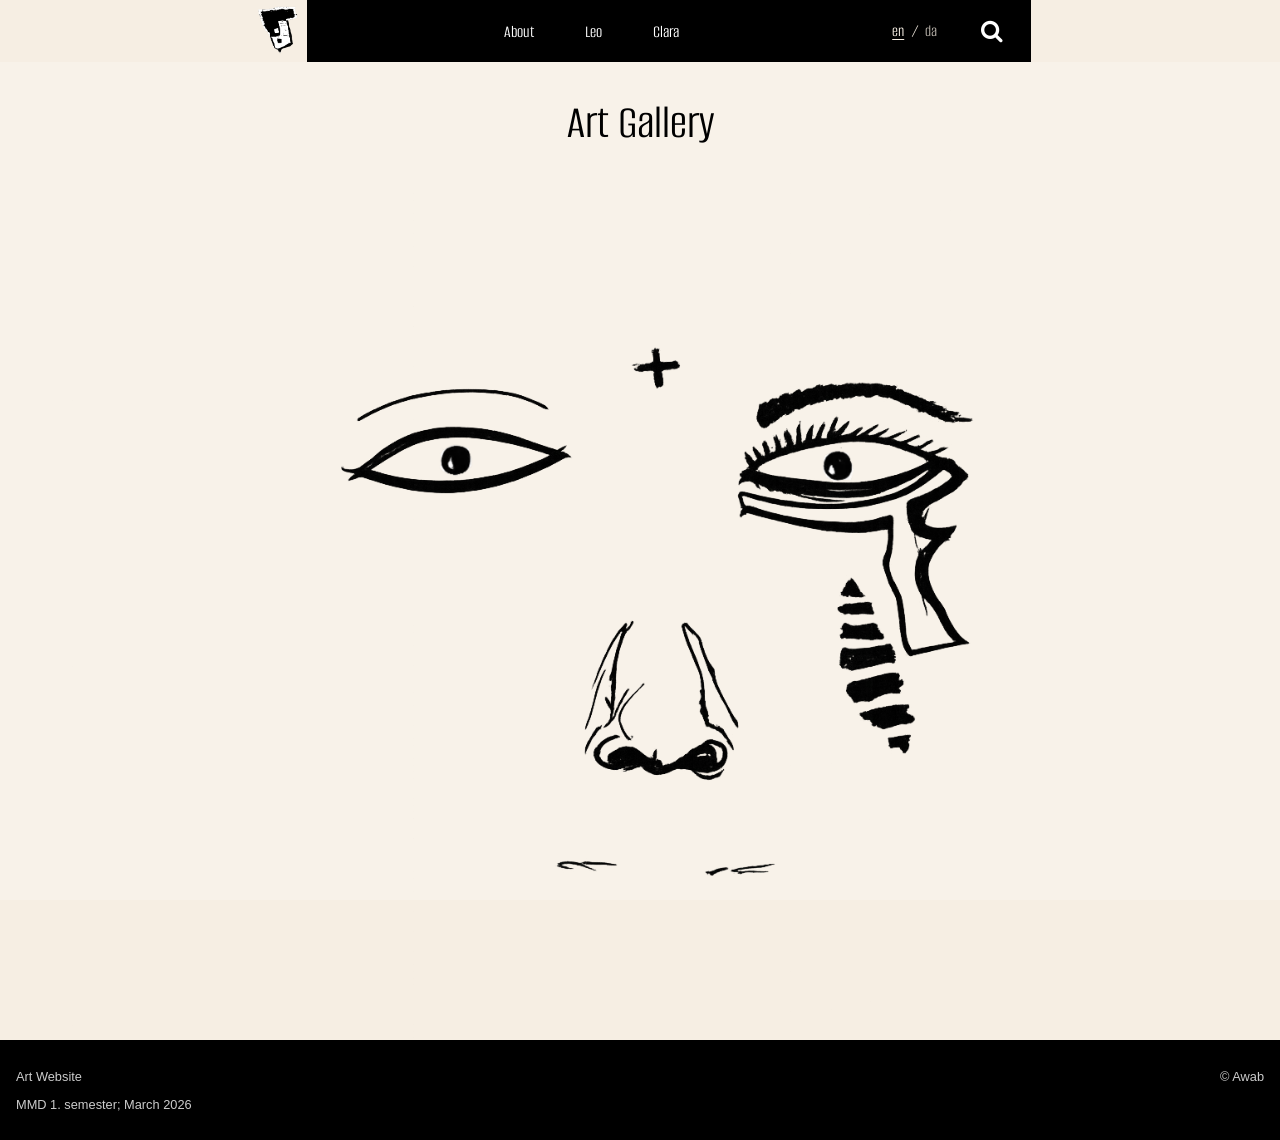
<file: index.html>
<!doctype html>
<html lang="en">
  <head>
    <meta name="robots" content="noindex" />
    <meta charset="UTF-8" />
    <meta http-equiv="X-UA-Compatible" content="IE=edge" />
    <meta name="viewport" content="width=device-width, initial-scale=1.0" />
    <!-- Load icon library -->
    <link rel="stylesheet" href="https://cdnjs.cloudflare.com/ajax/libs/font-awesome/4.7.0/css/font-awesome.min.css" />

    <link rel="stylesheet" href="css/general.css" />
    <link rel="stylesheet" href="css/gallery.css" />
    <link rel="icon" type="image/png" href="img/favicon/npc_96p.webp" sizes="96x96" />
    <link rel="icon" type="image/svg+xml" href="img/favicon/npc_fvcn_93.svg" />
    <link rel="shortcut icon" href="img/favicon/favicon.ico" />
    <link rel="apple-touch-icon" sizes="180x180" href="img/favicon/apple-touch-icon.webp" />
    <link rel="manifest" href="img/favicon/site.webmanifest" />
    <title>HOMEPAGE</title>
  </head>
  <!-- ___________________ -->
  <body>
    <header class="site_header">
      <div class="header_row">
        <nav class="desktop_nav">
          <a href="index.html" class="home_logo">
            <img src="img/NPC_graf_cartoon.webp" alt="npc logo" />
          </a>

          <ul class="nav_links">
            <li><a href="about.html">About</a></li>
            <li><a href="leo.html">Leo</a></li>
            <li><a href="clara.html">Clara</a></li>
          </ul>

          <!-- language switch -->
          <div class="lang_switch" role="group" aria-label="Language selector">
            <a href="index.html" class="lang_active" lang="en">en</a>
            <span>/</span>
            <a href="da/index.html" lang="da">da</a>
          </div>

          <!--  -->
          <button class="header_search desktop_search" id="desktopSearchToggle" type="button" aria-label="Open search" aria-expanded="false">
            <i class="fa fa-search search_icon" aria-hidden="true"></i>
          </button>
        </nav>
      </div>

      <div class="header_search_panel" id="headerSearchPanel">
        <form class="header_search_form" id="headerSearchForm" role="search">
          <label class="sr_only" for="headerSearchInput">Search</label>
          <input type="search" id="headerSearchInput" name="q" placeholder="Search" autocomplete="off" aria-autocomplete="list" />
          <button type="submit" class="header_search_submit">Search</button>
        </form>

        <div class="header_search_suggestions" id="headerSearchSuggestions"></div>
      </div>

      <nav class="mobile_nav">
        <div class="mobile_bar">
          <a href="index.html" class="mobile_logo">
            <img src="img/NPC_graf_cartoon.webp" alt="npc logo" />
          </a>

          <button class="mobile_burger" id="mobileBurger" aria-label="Open menu" aria-expanded="false">
            <span></span>
            <span></span>
            <span></span>
          </button>

          <button class="header_search mobile_search" id="mobileSearchToggle" type="button" aria-label="Open search" aria-expanded="false">
            <i class="fa fa-search search_icon" aria-hidden="true"></i>
          </button>
        </div>

        <ul class="mobile_menu" id="mobileMenu">
          <li><a href="about.html">About</a></li>
          <li><a href="leo.html">Leo</a></li>
          <li><a href="clara.html">Clara</a></li>

          <li class="mobile_lang_item">
            <div class="lang_switch" role="group" aria-label="Language selector">
              <a href="index.html" class="lang_active" lang="en">en</a>
              <span>/</span>
              <a href="da/index.html" lang="da">da</a>
            </div>
          </li>
        </ul>
      </nav>
    </header>

    <main>
      <section>
        <div class="indexh1"><h1>Art Gallery</h1></div>

        <div class="indexgrid">
          <div class="gallery">
            <div class="gallery-item">
              <div class="sekhmet_stack">
                <img class="sekhmet_base" src="img/sekhmet/sekmet_no_eyes.webp" alt="Sekhmet face" />
                <img class="sekhmet_eyes" src="img/sekhmet/eyes_aligned_corrected.webp" alt="" aria-hidden="true" />
              </div>
            </div>
          </div>
        </div>
      </section>
    </main>

    <footer>
      <div>
        <p>Art Website</p>
        <p>MMD 1. semester; March 2026</p>
      </div>
      <div>
        <p>&copy; Awab</p>
      </div>
    </footer>

    <!-- new javascript, to enhance the nav to my liking -->
    <!-- shared javascript -->
    <script src="js/mobile-menu.js" defer></script>
    <script src="js/site-search.js" defer></script>
  </body>
</html>
</file>
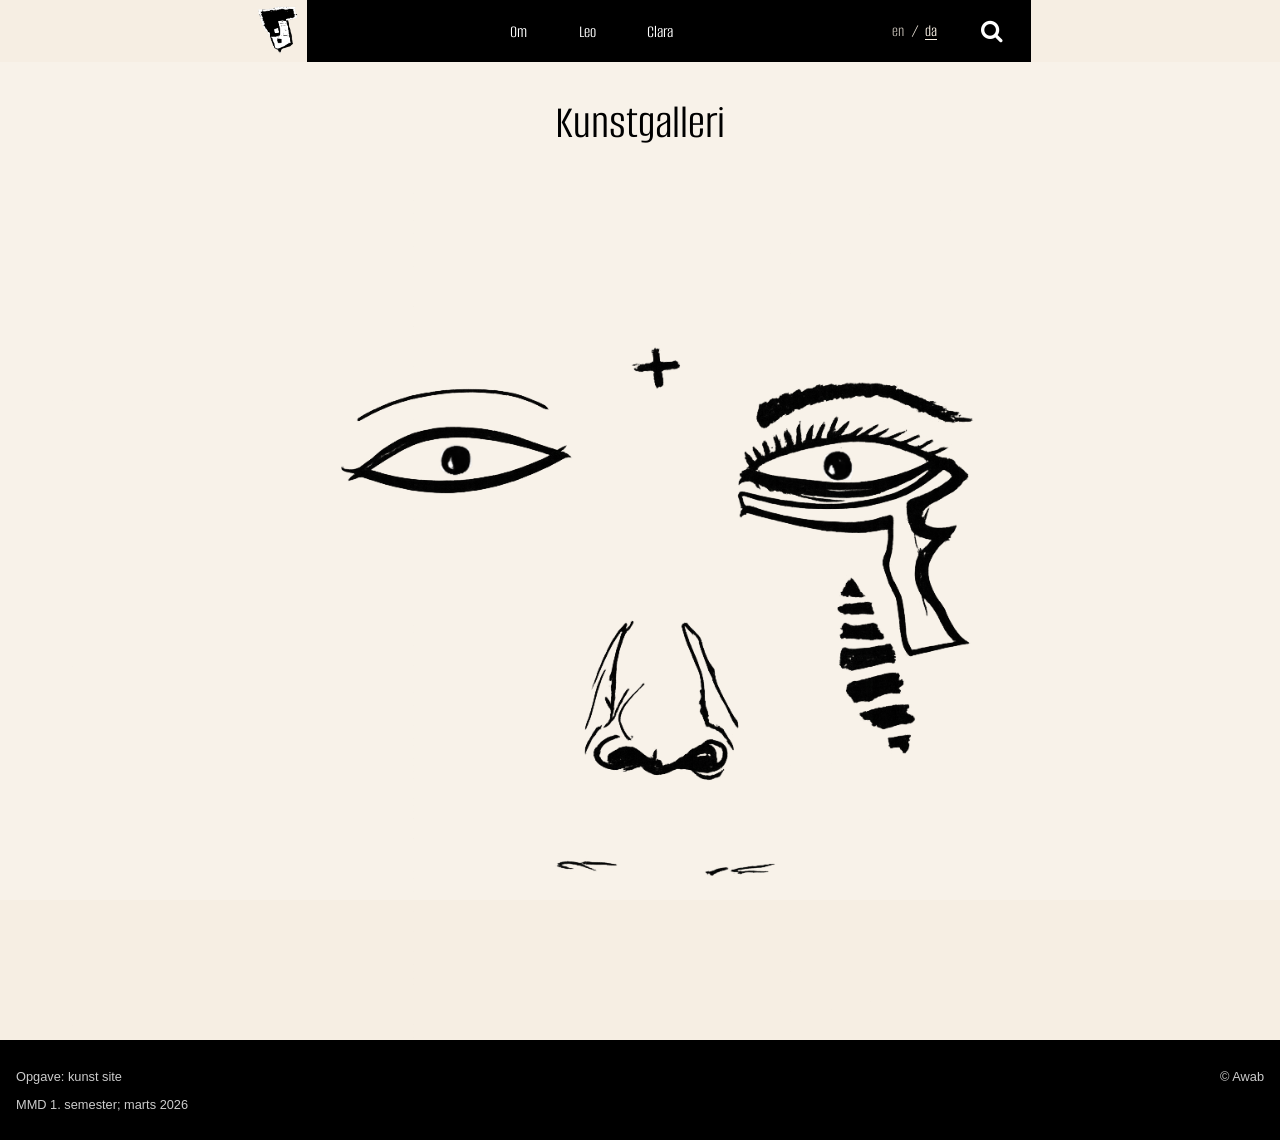
<file: da/index.html>
<!doctype html>
<html lang="da">
  <head>
    <meta name="robots" content="noindex" />
    <meta charset="UTF-8" />
    <meta http-equiv="X-UA-Compatible" content="IE=edge" />
    <meta name="viewport" content="width=device-width, initial-scale=1.0" />

    <!-- Load icon library -->
    <link rel="stylesheet" href="https://cdnjs.cloudflare.com/ajax/libs/font-awesome/4.7.0/css/font-awesome.min.css" />

    <link rel="stylesheet" href="../css/general.css" />
    <link rel="stylesheet" href="../css/gallery.css" />

    <link rel="icon" type="image/png" href="../img/favicon/npc_96p.webp" sizes="96x96" />
    <link rel="icon" type="image/svg+xml" href="../img/favicon/npc_fvcn_93.svg" />
    <link rel="shortcut icon" href="../img/favicon/favicon.ico" />
    <link rel="apple-touch-icon" sizes="180x180" href="../img/favicon/apple-touch-icon.webp" />
    <link rel="manifest" href="../img/favicon/site.webmanifest" />

    <title>Forside</title>
  </head>
  <!-- ___________________ -->
  <body>
    <header class="site_header">
      <div class="header_row">
        <nav class="desktop_nav">
          <a href="index.html" class="home_logo">
            <img src="../img/NPC_graf_cartoon.webp" alt="npc logo" />
          </a>

          <ul class="nav_links">
            <li><a href="about.html">Om</a></li>
            <li><a href="leo.html">Leo</a></li>
            <li><a href="clara.html">Clara</a></li>
          </ul>

          <!-- language switch -->
          <div class="lang_switch" aria-label="Language selector">
            <a href="../index.html" lang="en">en</a>
            <span>/</span>
            <a href="index.html" class="lang_active" lang="da">da</a>
          </div>

          <!--  -->
          <button class="header_search desktop_search" id="desktopSearchToggle" type="button" aria-label="Open search" aria-expanded="false">
            <i class="fa fa-search search_icon" aria-hidden="true"></i>
          </button>
        </nav>
      </div>

      <div class="header_search_panel" id="headerSearchPanel">
        <form class="header_search_form" id="headerSearchForm" role="search">
          <label class="sr_only" for="headerSearchInput">Søg</label>
          <input type="search" id="headerSearchInput" name="q" placeholder="Søg" autocomplete="off" aria-autocomplete="list" />
          <button type="submit" class="header_search_submit">Søg</button>
        </form>

        <div class="header_search_suggestions" id="headerSearchSuggestions"></div>
      </div>

      <nav class="mobile_nav">
        <div class="mobile_bar">
          <a href="index.html" class="mobile_logo">
            <img src="../img/NPC_graf_cartoon.webp" alt="npc logo" />
          </a>

          <button class="mobile_burger" id="mobileBurger" aria-label="Open menu" aria-expanded="false">
            <span></span>
            <span></span>
            <span></span>
          </button>

          <button class="header_search mobile_search" id="mobileSearchToggle" type="button" aria-label="Open search" aria-expanded="false">
            <i class="fa fa-search search_icon" aria-hidden="true"></i>
          </button>
        </div>

        <ul class="mobile_menu" id="mobileMenu">
          <li><a href="about.html">Om</a></li>
          <li><a href="leo.html">Leo</a></li>
          <li><a href="clara.html">Clara</a></li>

          <li class="mobile_lang_item">
            <div class="lang_switch" aria-label="Language selector">
              <a href="../index.html" lang="en">en</a>
              <span>/</span>
              <a href="index.html" class="lang_active" lang="da">da</a>
            </div>
          </li>
        </ul>
      </nav>
    </header>

    <main>
      <section>
        <div class="indexh1"><h1>Kunstgalleri</h1></div>

        <div class="indexgrid">
          <div class="gallery">
            <div class="gallery-item">
              <div class="sekhmet_stack">
                <img class="sekhmet_base" src="../img/sekhmet/sekmet_no_eyes.webp" alt="Sekhmet face" />
                <img class="sekhmet_eyes" src="../img/sekhmet/eyes_aligned_corrected.webp" alt="" aria-hidden="true" />
              </div>
            </div>
          </div>
        </div>
      </section>
    </main>

    <footer>
      <div>
        <p>Opgave: kunst site</p>
        <p>MMD 1. semester; marts 2026</p>
      </div>
      <div>
        <p>&copy; Awab</p>
      </div>
    </footer>

    <!-- new javascript, to enhance the nav to my liking -->
    <!-- shared javascript -->
    <script src="../js/mobile-menu.js" defer></script>
    <script src="../js/site-search.js" defer></script>
  </body>
</html>
</file>
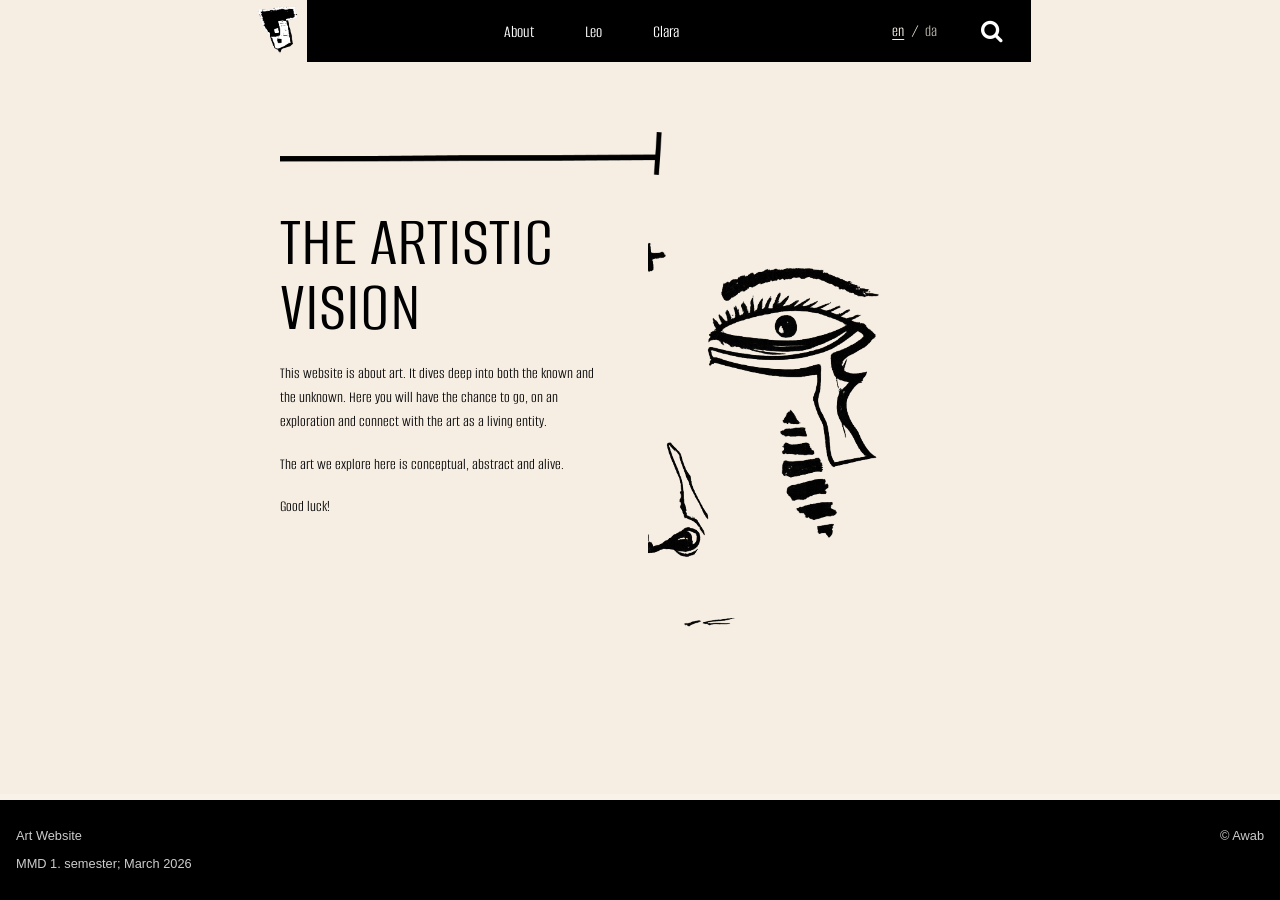
<file: about.html>
<!doctype html>
<html lang="en">
  <head>
    <meta name="robots" content="noindex" />
    <meta charset="UTF-8" />
    <meta http-equiv="X-UA-Compatible" content="IE=edge" />
    <meta name="viewport" content="width=device-width, initial-scale=1.0" />
    <!-- Load icon library -->
    <link rel="stylesheet" href="https://cdnjs.cloudflare.com/ajax/libs/font-awesome/4.7.0/css/font-awesome.min.css" />

    <link rel="stylesheet" href="css/general.css" />
    <link rel="stylesheet" href="css/gallery.css" />
    <link rel="icon" type="image/png" href="img/favicon/npc_96p.webp" sizes="96x96" />
    <link rel="icon" type="image/svg+xml" href="img/favicon/npc_fvcn_93.svg" />
    <link rel="shortcut icon" href="img/favicon/favicon.ico" />
    <link rel="apple-touch-icon" sizes="180x180" href="img/favicon/apple-touch-icon.webp" />
    <link rel="manifest" href="img/favicon/site.webmanifest" />
    <title>The Artistic Vision | NPC Art</title>
  </head>
  <!-- ___________________ -->
  <body>
    <header class="site_header">
      <div class="header_row">
        <nav class="desktop_nav">
          <a href="index.html" class="home_logo">
            <img src="img/NPC_graf_cartoon.webp" alt="npc logo" />
          </a>

          <ul class="nav_links">
            <li><a href="about.html">About</a></li>
            <li><a href="leo.html">Leo</a></li>
            <li><a href="clara.html">Clara</a></li>
          </ul>

          <!-- language switch -->
          <div class="lang_switch" role="group" aria-label="Language selector">
            <a href="index.html" class="lang_active" lang="en">en</a>
            <span>/</span>
            <a href="da/about.html" lang="da">da</a>
          </div>

          <!--  -->

          <button class="header_search desktop_search" id="desktopSearchToggle" type="button" aria-label="Open search" aria-expanded="false">
            <i class="fa fa-search search_icon" aria-hidden="true"></i>
          </button>
        </nav>
      </div>

      <div class="header_search_panel" id="headerSearchPanel">
        <form class="header_search_form" id="headerSearchForm" role="search">
          <label class="sr_only" for="headerSearchInput">Search</label>
          <input type="search" id="headerSearchInput" name="q" placeholder="Search" autocomplete="off" aria-autocomplete="list" />
          <button type="submit" class="header_search_submit">Search</button>
        </form>

        <div class="header_search_suggestions" id="headerSearchSuggestions"></div>
      </div>

      <nav class="mobile_nav">
        <div class="mobile_bar">
          <a href="index.html" class="mobile_logo">
            <img src="img/NPC_graf_cartoon.webp" alt="npc logo" />
          </a>

          <button class="mobile_burger" id="mobileBurger" aria-label="Open menu" aria-expanded="false">
            <span></span>
            <span></span>
            <span></span>
          </button>

          <button class="header_search mobile_search" id="mobileSearchToggle" type="button" aria-label="Open search" aria-expanded="false">
            <i class="fa fa-search search_icon" aria-hidden="true"></i>
          </button>
        </div>

        <ul class="mobile_menu" id="mobileMenu">
          <li><a href="about.html">About</a></li>
          <li><a href="leo.html">Leo</a></li>
          <li><a href="clara.html">Clara</a></li>

          <li class="mobile_lang_item">
            <div class="lang_switch" role="group" aria-label="Language selector">
              <a href="about.html" class="lang_active" lang="en">en</a>
              <span>/</span>
              <a href="da/about.html" lang="da">da</a>
            </div>
          </li>
        </ul>
      </nav>
    </header>

    <main class="art_main">
      <section class="hero">
        <div class="hero_text">
          <h1>THE ARTISTIC VISION</h1>

          <picture>
            <source media="(min-width: 768px)" srcset="img/website_img/line_desktop.webp" />
            <img class="art_line" src="img/website_img/line_mobile.webp" alt="" />
          </picture>

          <div class="art_text">
            <p>This website is about art. It dives deep into both the known and the unknown. Here you will have the chance to go, on an exploration and connect with the art as a living entity.</p>

            <p>The art we explore here is conceptual, abstract and alive.</p>

            <p>Good luck!</p>
          </div>
        </div>

        <div class="hero_image">
          <img class="face_img" src="img/website_img/half_sekmet_face.webp" alt="Half Sekmet face" />
        </div>
      </section>
    </main>

    <footer>
      <div>
        <p>Art Website</p>
        <p>MMD 1. semester; March 2026</p>
      </div>
      <div>
        <p>&copy; Awab</p>
      </div>
    </footer>

    <!-- new js files instead of inline -->
    <!-- shared javascript -->
    <script src="js/mobile-menu.js" defer></script>
    <script src="js/site-search.js" defer></script>
  </body>
</html>
</file>
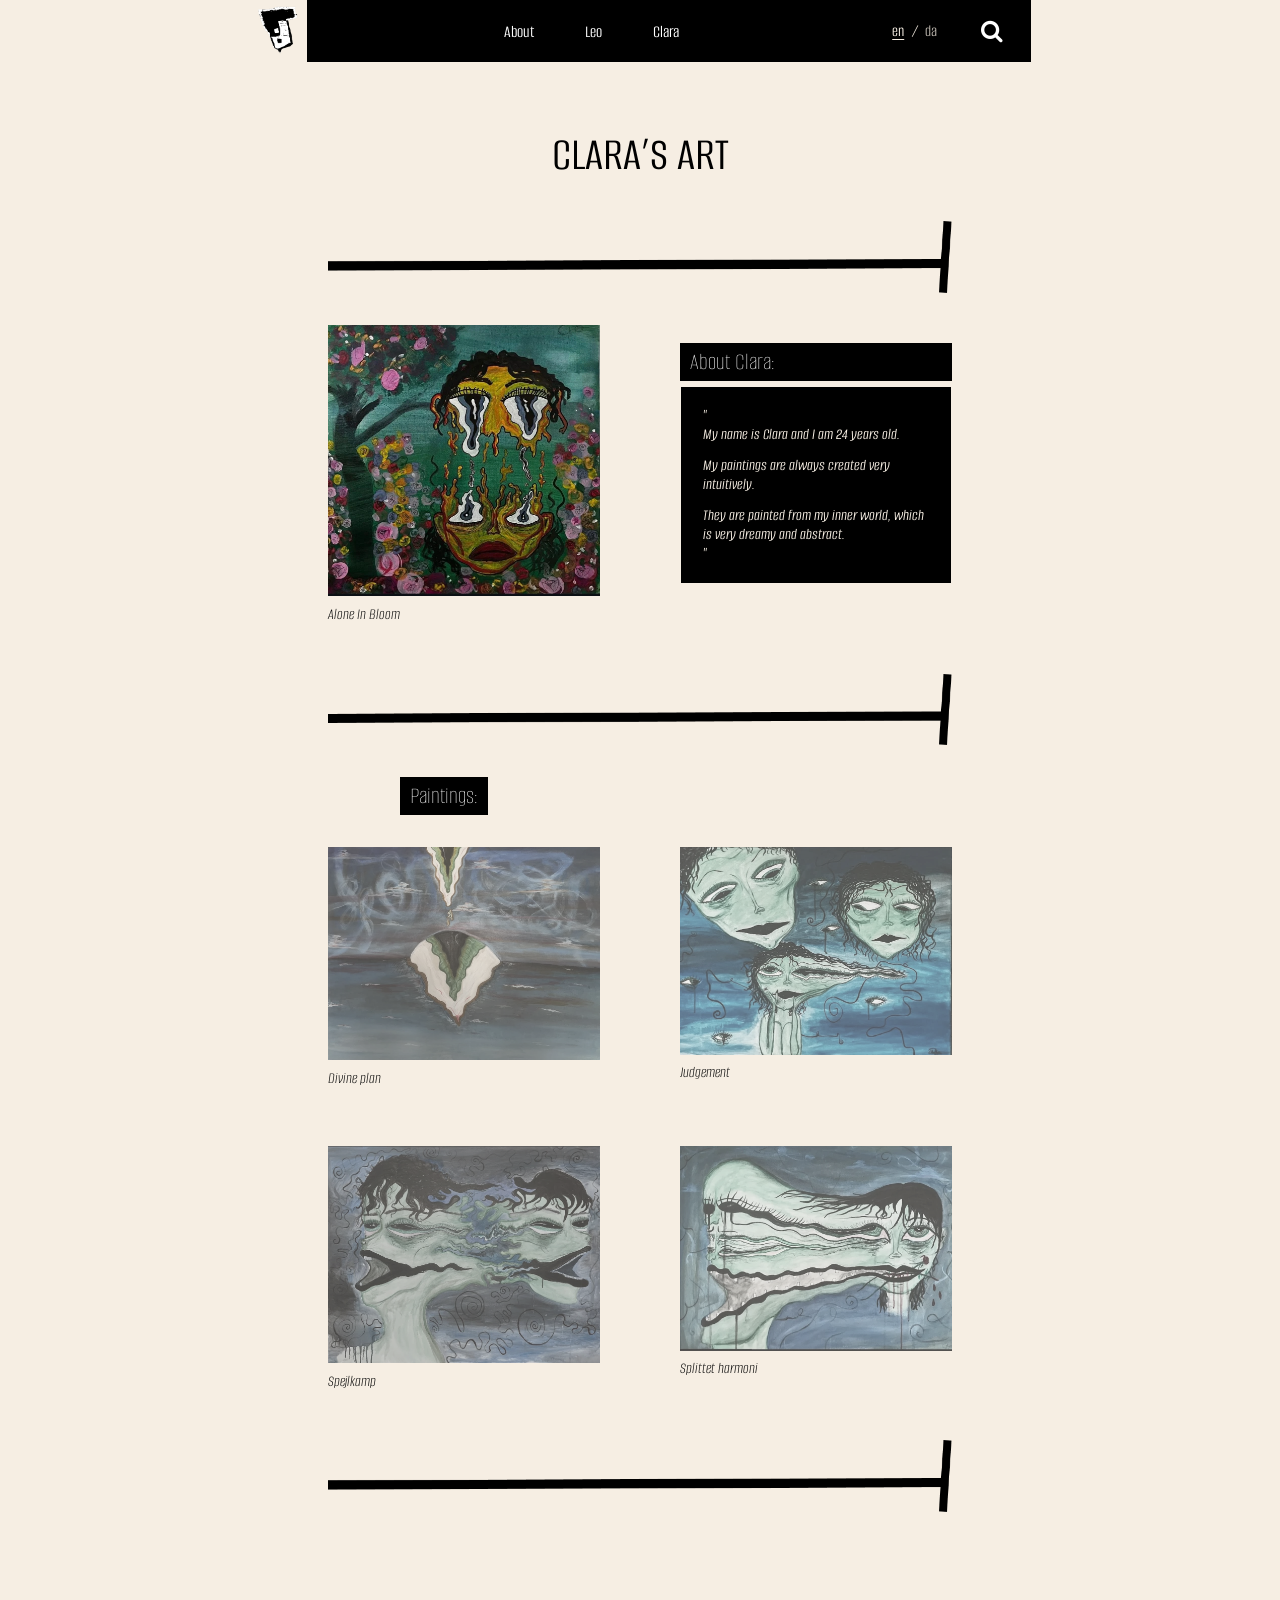
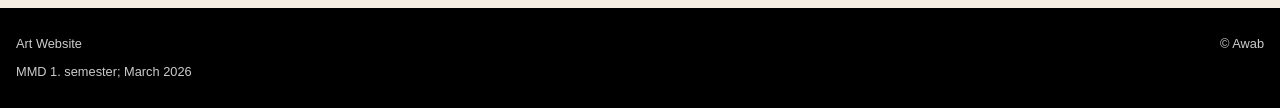
<file: clara.html>
<!doctype html>
<html lang="en">
  <head>
    <meta name="robots" content="noindex" />
    <meta charset="UTF-8" />
    <meta http-equiv="X-UA-Compatible" content="IE=edge" />
    <meta name="viewport" content="width=device-width, initial-scale=1.0" />
    <!-- Load icon library -->
    <link rel="stylesheet" href="https://cdnjs.cloudflare.com/ajax/libs/font-awesome/4.7.0/css/font-awesome.min.css" />

    <link rel="stylesheet" href="css/general.css" />
    <link rel="stylesheet" href="css/gallery.css" />
    <link rel="icon" type="image/png" href="img/favicon/npc_96p.webp" sizes="96x96" />
    <link rel="icon" type="image/svg+xml" href="img/favicon/npc_fvcn_93.svg" />
    <link rel="shortcut icon" href="img/favicon/favicon.ico" />
    <link rel="apple-touch-icon" sizes="180x180" href="img/favicon/apple-touch-icon.webp" />
    <link rel="manifest" href="img/favicon/site.webmanifest" />
    <title>Clara's Art</title>
  </head>
  <!-- ___________________ -->
  <body>
    <header class="site_header">
      <div class="header_row">
        <nav class="desktop_nav">
          <a href="index.html" class="home_logo">
            <img src="img/NPC_graf_cartoon.webp" alt="npc logo" />
          </a>

          <ul class="nav_links">
            <li><a href="about.html">About</a></li>
            <li><a href="leo.html">Leo</a></li>
            <li><a href="clara.html">Clara</a></li>
          </ul>

          <!-- language switch -->
          <div class="lang_switch" role="group" aria-label="Language selector">
            <a href="index.html" class="lang_active" lang="en">en</a>
            <span>/</span>
            <a href="da/clara.html" lang="da">da</a>
          </div>

          <!--  -->

          <button class="header_search desktop_search" id="desktopSearchToggle" type="button" aria-label="Open search" aria-expanded="false">
            <i class="fa fa-search search_icon" aria-hidden="true"></i>
          </button>
        </nav>
      </div>

      <div class="header_search_panel" id="headerSearchPanel">
        <form class="header_search_form" id="headerSearchForm" role="search">
          <label class="sr_only" for="headerSearchInput">Search</label>
          <input type="search" id="headerSearchInput" name="q" placeholder="Search" autocomplete="off" aria-autocomplete="list" />
          <button type="submit" class="header_search_submit">Search</button>
        </form>

        <div class="header_search_suggestions" id="headerSearchSuggestions"></div>
      </div>

      <nav class="mobile_nav">
        <div class="mobile_bar">
          <a href="index.html" class="mobile_logo">
            <img src="img/NPC_graf_cartoon.webp" alt="npc logo" />
          </a>

          <button class="mobile_burger" id="mobileBurger" aria-label="Open menu" aria-expanded="false">
            <span></span>
            <span></span>
            <span></span>
          </button>

          <button class="header_search mobile_search" id="mobileSearchToggle" type="button" aria-label="Open search" aria-expanded="false">
            <i class="fa fa-search search_icon" aria-hidden="true"></i>
          </button>
        </div>

        <ul class="mobile_menu" id="mobileMenu">
          <li><a href="about.html">About</a></li>
          <li><a href="leo.html">Leo</a></li>
          <li><a href="clara.html">Clara</a></li>

          <li class="mobile_lang_item">
            <div class="lang_switch" role="group" aria-label="Language selector">
              <a href="clara.html" class="lang_active" lang="en">en</a>
              <span>/</span>
              <a href="da/clara.html" lang="da">da</a>
            </div>
          </li>
        </ul>
      </nav>
    </header>

    <main class="art_main">
      <div class="clara_page">
        <div class="clara_intro">
          <h1>CLARA’S ART</h1>

          <picture class="clara_line_top">
            <source media="(min-width: 768px)" srcset="img/website_img/line_desktop.webp" />
            <img class="art_line" src="img/website_img/line_mobile.webp" alt="line" />
          </picture>

          <div class="clara_intro_grid">
            <div class="grid-1-1">
              <figure class="top">
                <img src="img/claras_kunst/618678287_2409691212785437_8970788856573024416_n.webp" alt="Painting titled Alone in bloom" />
                <figcaption>Alone In Bloom</figcaption>
              </figure>

              <div class="order">
                <h2>About Clara:</h2>
                <blockquote class="artist_quote">
                  <p>My name is Clara and I am 24 years old.</p>
                  <p>My paintings are always created very intuitively.</p>
                  <p>They are painted from my inner world, which is very dreamy and abstract.</p>
                </blockquote>
              </div>
            </div>
          </div>
        </div>

        <section class="clara_gallery_section">
          <picture class="clara_line_middle">
            <source media="(min-width: 768px)" srcset="img/website_img/line_desktop.webp" />
            <img class="art_line" src="img/website_img/line_mobile.webp" alt="line" />
          </picture>

          <div class="clara_gallery_text">
            <h2>Paintings:</h2>
            <p></p>
          </div>

          <div class="clara_gallery_grid">
            <div class="grid-1-1">
              <figure class="top hover_art">
                <a href="img/claras_kunst/642572055_2385691531844565_3877956392544143265_n.webp" target="_blank" rel="noopener noreferrer">
                  <img src="img/claras_kunst/642572055_2385691531844565_3877956392544143265_n.webp" alt="Painting titled Divine plan" />
                </a>
                <figcaption>Divine plan</figcaption>
              </figure>

              <figure class="top hover_art">
                <a href="img/claras_kunst/645737848_4158237481063056_4101637386275454870_n.webp" target="_blank" rel="noopener noreferrer">
                  <img src="img/claras_kunst/645737848_4158237481063056_4101637386275454870_n.webp" alt="Painting titled Judgement" />
                </a>
                <figcaption>Judgement</figcaption>
              </figure>

              <figure class="top hover_art">
                <a href="img/claras_kunst/630255730_934553359106272_4204189741021564016_n.webp" target="_blank" rel="noopener noreferrer">
                  <img src="img/claras_kunst/630255730_934553359106272_4204189741021564016_n.webp" alt="Painting titled Spejlkamp" />
                </a>
                <figcaption>Spejlkamp</figcaption>
              </figure>

              <figure class="top hover_art">
                <a href="img/claras_kunst/638451557_1286709983371034_333064157490549709_n.webp" target="_blank" rel="noopener noreferrer">
                  <img src="img/claras_kunst/638451557_1286709983371034_333064157490549709_n.webp" alt="Painting titled Splittet harmoni" />
                </a>
                <figcaption>Splittet harmoni</figcaption>
              </figure>
            </div>
          </div>

          <picture class="clara_line_bottom">
            <source media="(min-width: 768px)" srcset="img/website_img/line_desktop.webp" />
            <img class="art_line" src="img/website_img/line_mobile.webp" alt="line" />
          </picture>
        </section>
      </div>
    </main>

    <footer>
      <div>
        <p>Art Website</p>
        <p>MMD 1. semester; March 2026</p>
      </div>
      <div>
        <p>&copy; Awab</p>
      </div>
    </footer>

    <!-- javascript burger and search + separate hover for mobile-->
    <!-- shared javascript -->
    <script src="js/mobile-menu.js" defer></script>
    <script src="js/site-search.js" defer></script>
    <script src="js/hover-art.js" defer></script>
  </body>
</html>
</file>
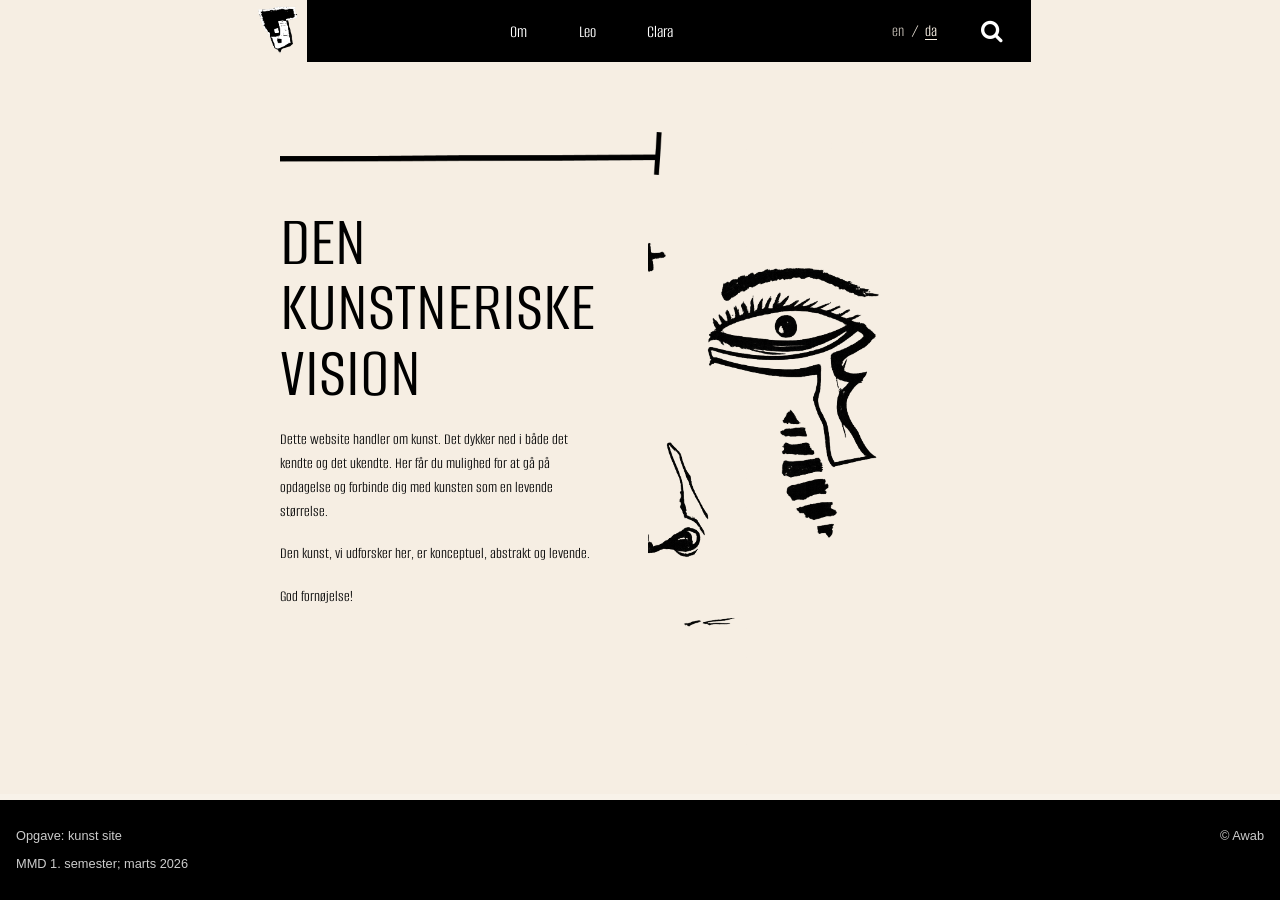
<file: da/about.html>
<!doctype html>
<html lang="da">
  <head>
    <meta charset="UTF-8" />
    <meta http-equiv="X-UA-Compatible" content="IE=edge" />
    <meta name="viewport" content="width=device-width, initial-scale=1.0" />
    <meta name="robots" content="noindex" />
    <!-- Load icon library -->
    <link rel="stylesheet" href="https://cdnjs.cloudflare.com/ajax/libs/font-awesome/4.7.0/css/font-awesome.min.css" />

    <link rel="stylesheet" href="../css/general.css" />
    <link rel="stylesheet" href="../css/gallery.css" />

    <link rel="icon" type="image/png" href="../img/favicon/npc_96p.webp" sizes="96x96" />
    <link rel="icon" type="image/svg+xml" href="../img/favicon/npc_fvcn_93.svg" />
    <link rel="shortcut icon" href="../img/favicon/favicon.ico" />
    <link rel="apple-touch-icon" sizes="180x180" href="../img/favicon/apple-touch-icon.webp" />
    <link rel="manifest" href="../img/favicon/site.webmanifest" />

    <title>Om</title>
  </head>
  <!-- ___________________ -->
  <body>
    <header class="site_header">
      <div class="header_row">
        <nav class="desktop_nav">
          <a href="index.html" class="home_logo">
            <img src="../img/NPC_graf_cartoon.webp" alt="npc logo" />
          </a>

          <ul class="nav_links">
            <li><a href="about.html">Om</a></li>
            <li><a href="leo.html">Leo</a></li>
            <li><a href="clara.html">Clara</a></li>
          </ul>

          <!-- language switch -->
          <div class="lang_switch" aria-label="Language selector">
            <a href="../about.html" lang="en">en</a>
            <span>/</span>
            <a href="about.html" class="lang_active" lang="da">da</a>
          </div>

          <!--  -->

          <button class="header_search desktop_search" id="desktopSearchToggle" type="button" aria-label="Open search" aria-expanded="false">
            <i class="fa fa-search search_icon" aria-hidden="true"></i>
          </button>
        </nav>
      </div>

      <div class="header_search_panel" id="headerSearchPanel">
        <form class="header_search_form" id="headerSearchForm" role="search">
          <label class="sr_only" for="headerSearchInput">Søg</label>
          <input type="search" id="headerSearchInput" name="q" placeholder="Søg" autocomplete="off" aria-autocomplete="list" />
          <button type="submit" class="header_search_submit">Søg</button>
        </form>

        <div class="header_search_suggestions" id="headerSearchSuggestions"></div>
      </div>

      <nav class="mobile_nav">
        <div class="mobile_bar">
          <a href="index.html" class="mobile_logo">
            <img src="../img/NPC_graf_cartoon.webp" alt="npc logo" />
          </a>

          <button class="mobile_burger" id="mobileBurger" aria-label="Open menu" aria-expanded="false">
            <span></span>
            <span></span>
            <span></span>
          </button>

          <button class="header_search mobile_search" id="mobileSearchToggle" type="button" aria-label="Open search" aria-expanded="false">
            <i class="fa fa-search search_icon" aria-hidden="true"></i>
          </button>
        </div>

        <ul class="mobile_menu" id="mobileMenu">
          <li><a href="about.html">Om</a></li>
          <li><a href="leo.html">Leo</a></li>
          <li><a href="clara.html">Clara</a></li>

          <li class="mobile_lang_item">
            <div class="lang_switch" aria-label="Language selector">
              <a href="../about.html" lang="en">en</a>
              <span>/</span>
              <a href="about.html" class="lang_active" lang="da">da</a>
            </div>
          </li>
        </ul>
      </nav>
    </header>

    <main class="art_main">
      <section class="hero">
        <div class="hero_text">
          <h1>DEN KUNSTNERISKE VISION</h1>

          <picture>
            <source media="(min-width: 768px)" srcset="../img/website_img/line_desktop.webp" />
            <img class="art_line" src="../img/website_img/line_mobile.webp" alt="" />
          </picture>

          <div class="art_text">
            <p>Dette website handler om kunst. Det dykker ned i både det kendte og det ukendte. Her får du mulighed for at gå på opdagelse og forbinde dig med kunsten som en levende størrelse.</p>

            <p>Den kunst, vi udforsker her, er konceptuel, abstrakt og levende.</p>

            <p>God fornøjelse!</p>
          </div>
        </div>

        <div class="hero_image">
          <img class="face_img" src="../img/website_img/half_sekmet_face.webp" alt="Half Sekmet face" />
        </div>
      </section>
    </main>

    <footer>
      <div>
        <p>Opgave: kunst site</p>
        <p>MMD 1. semester; marts 2026</p>
      </div>
      <div>
        <p>&copy; Awab</p>
      </div>
    </footer>

    <!-- new .js introduced. infused into html, instead of making it's own file -->
    <!-- shared javascript -->
    <script src="../js/mobile-menu.js" defer></script>
    <script src="../js/site-search.js" defer></script>
  </body>
</html>
</file>
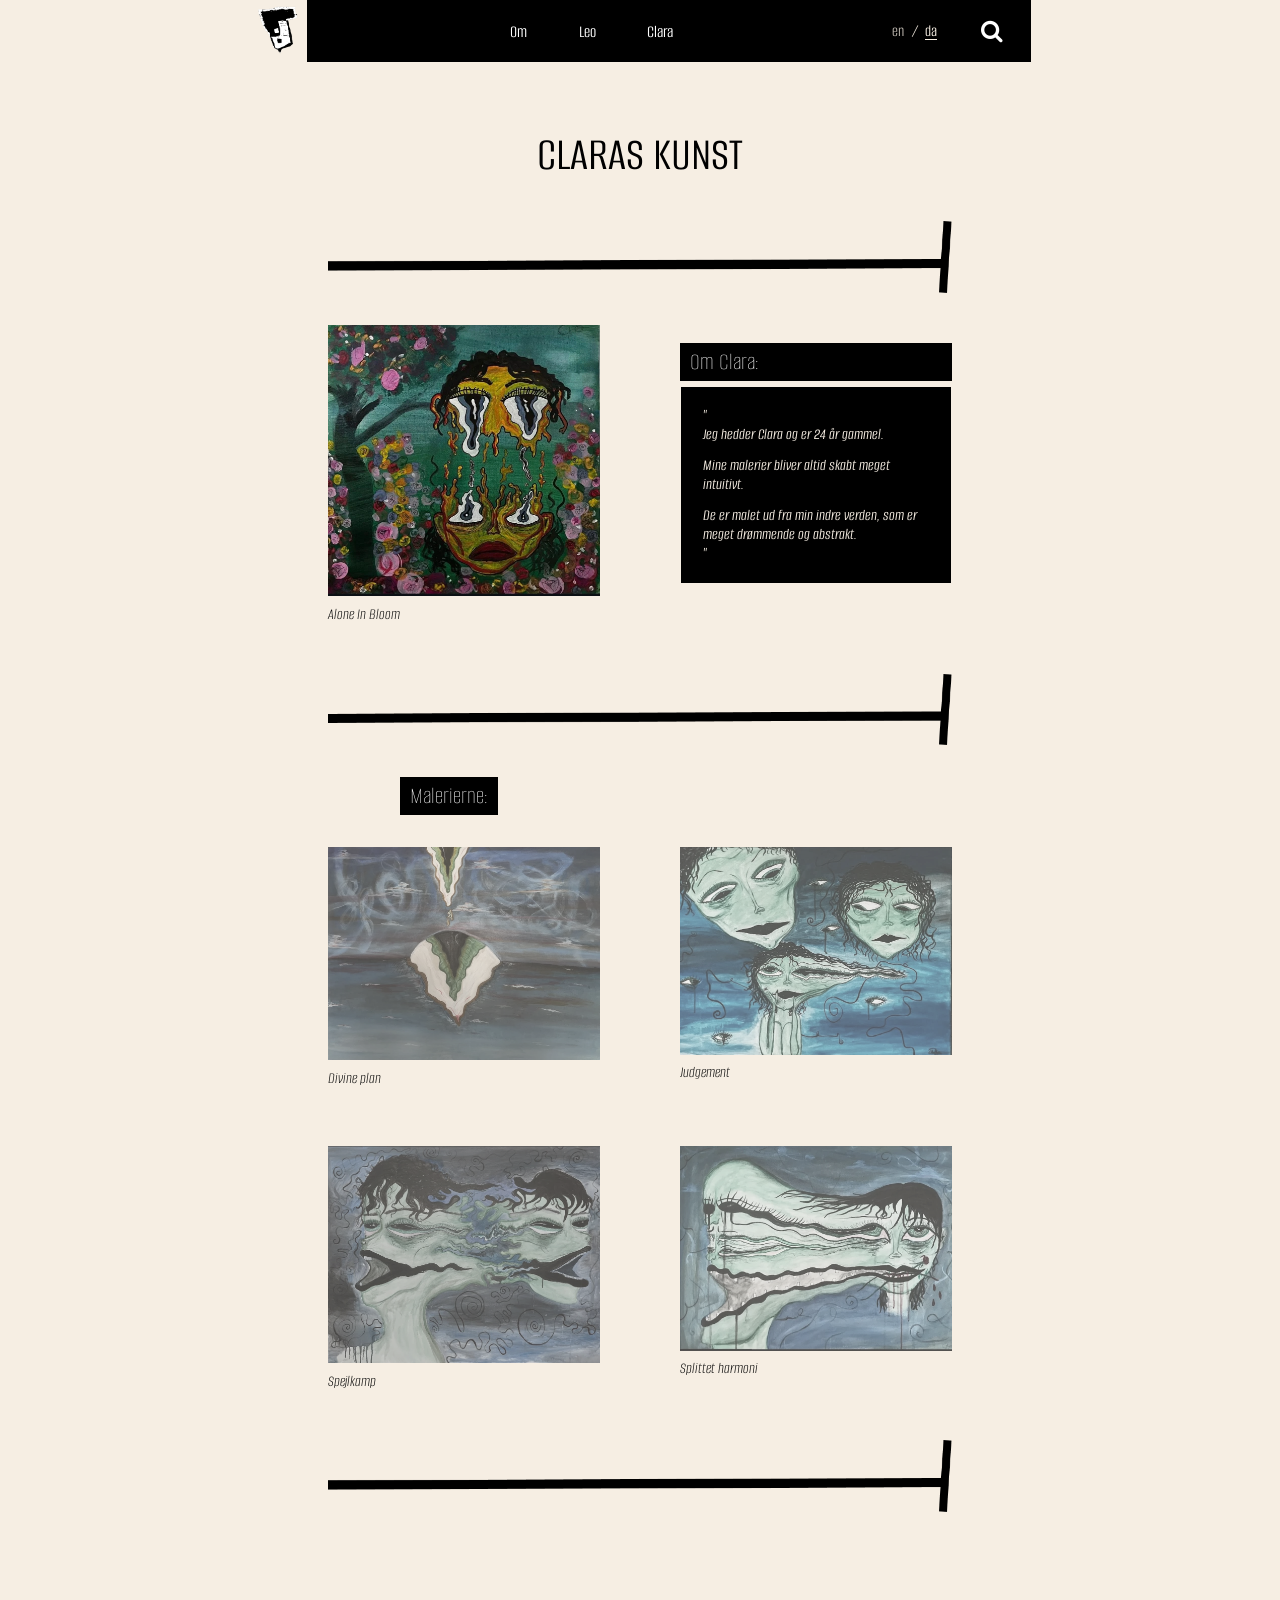
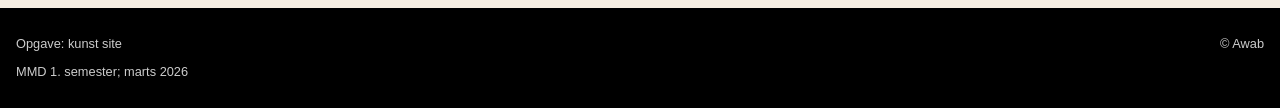
<file: da/clara.html>
<!doctype html>
<html lang="da">
  <head>
    <meta name="robots" content="noindex" />
    <meta charset="UTF-8" />
    <meta http-equiv="X-UA-Compatible" content="IE=edge" />
    <meta name="viewport" content="width=device-width, initial-scale=1.0" />
    <!-- Load icon library -->
    <link rel="stylesheet" href="https://cdnjs.cloudflare.com/ajax/libs/font-awesome/4.7.0/css/font-awesome.min.css" />

    <link rel="stylesheet" href="../css/general.css" />
    <link rel="stylesheet" href="../css/gallery.css" />

    <link rel="icon" type="image/png" href="../img/favicon/npc_96p.webp" sizes="96x96" />
    <link rel="icon" type="image/svg+xml" href="../img/favicon/npc_fvcn_93.svg" />
    <link rel="shortcut icon" href="../img/favicon/favicon.ico" />
    <link rel="apple-touch-icon" sizes="180x180" href="../img/favicon/apple-touch-icon.webp" />
    <link rel="manifest" href="../img/favicon/site.webmanifest" />

    <title>Claras Kunst</title>
  </head>
  <!-- ___________________ -->
  <body>
    <header class="site_header">
      <div class="header_row">
        <nav class="desktop_nav">
          <a href="index.html" class="home_logo">
            <img src="../img/NPC_graf_cartoon.webp" alt="npc logo" />
          </a>

          <ul class="nav_links">
            <li><a href="about.html">Om</a></li>
            <li><a href="leo.html">Leo</a></li>
            <li><a href="clara.html">Clara</a></li>
          </ul>

          <!-- language switch -->
          <div class="lang_switch" aria-label="Language selector">
            <a href="../clara.html" lang="en">en</a>
            <span>/</span>
            <a href="clara.html" class="lang_active" lang="da">da</a>
          </div>

          <!--  -->

          <button class="header_search desktop_search" id="desktopSearchToggle" type="button" aria-label="Open search" aria-expanded="false">
            <i class="fa fa-search search_icon" aria-hidden="true"></i>
          </button>
        </nav>
      </div>

      <div class="header_search_panel" id="headerSearchPanel">
        <form class="header_search_form" id="headerSearchForm" role="search">
          <label class="sr_only" for="headerSearchInput">Søg</label>
          <input type="search" id="headerSearchInput" name="q" placeholder="Søg" autocomplete="off" aria-autocomplete="list" />
          <button type="submit" class="header_search_submit">Søg</button>
        </form>

        <div class="header_search_suggestions" id="headerSearchSuggestions"></div>
      </div>

      <nav class="mobile_nav">
        <div class="mobile_bar">
          <a href="index.html" class="mobile_logo">
            <img src="../img/NPC_graf_cartoon.webp" alt="npc logo" />
          </a>

          <button class="mobile_burger" id="mobileBurger" aria-label="Open menu" aria-expanded="false">
            <span></span>
            <span></span>
            <span></span>
          </button>

          <button class="header_search mobile_search" id="mobileSearchToggle" type="button" aria-label="Open search" aria-expanded="false">
            <i class="fa fa-search search_icon" aria-hidden="true"></i>
          </button>
        </div>

        <ul class="mobile_menu" id="mobileMenu">
          <li><a href="about.html">Om</a></li>
          <li><a href="leo.html">Leo</a></li>
          <li><a href="clara.html">Clara</a></li>

          <li class="mobile_lang_item">
            <div class="lang_switch" aria-label="Language selector">
              <a href="../clara.html" lang="en">en</a>
              <span>/</span>
              <a href="clara.html" class="lang_active" lang="da">da</a>
            </div>
          </li>
        </ul>
      </nav>
    </header>

    <main class="art_main">
      <section class="clara_page">
        <section class="clara_intro">
          <h1>CLARAS KUNST</h1>

          <picture class="clara_line_top">
            <source media="(min-width: 768px)" srcset="../img/website_img/line_desktop.webp" />
            <img class="art_line" src="../img/website_img/line_mobile.webp" alt="" />
          </picture>

          <div class="clara_intro_grid">
            <div class="grid-1-1">
              <figure class="top">
                <img src="../img/claras_kunst/618678287_2409691212785437_8970788856573024416_n.webp" alt="Painting titled Alone in bloom" />
                <figcaption>Alone In Bloom</figcaption>
              </figure>

              <div class="order">
                <h2>Om Clara:</h2>

                <blockquote class="artist_quote">
                  <p>Jeg hedder Clara og er 24 år gammel.</p>
                  <p>Mine malerier bliver altid skabt meget intuitivt.</p>
                  <p>De er malet ud fra min indre verden, som er meget drømmende og abstrakt.</p>
                </blockquote>
              </div>
            </div>
          </div>
        </section>

        <section class="clara_gallery_section">
          <picture class="clara_line_middle">
            <source media="(min-width: 768px)" srcset="../img/website_img/line_desktop.webp" />
            <img class="art_line" src="../img/website_img/line_mobile.webp" alt="" />
          </picture>

          <div class="clara_gallery_text">
            <h2>Malerierne:</h2>
            <p></p>
          </div>

          <div class="clara_gallery_grid">
            <div class="grid-1-1">
              <figure class="top hover_art">
                <a href="../img/claras_kunst/642572055_2385691531844565_3877956392544143265_n.webp" target="_blank" rel="noopener noreferrer">
                  <img src="../img/claras_kunst/642572055_2385691531844565_3877956392544143265_n.webp" alt="Painting titled Divine plan" />
                </a>
                <figcaption>Divine plan</figcaption>
              </figure>

              <figure class="top hover_art">
                <a href="../img/claras_kunst/645737848_4158237481063056_4101637386275454870_n.webp" target="_blank" rel="noopener noreferrer">
                  <img src="../img/claras_kunst/645737848_4158237481063056_4101637386275454870_n.webp" alt="Painting titled Judgement" />
                </a>
                <figcaption>Judgement</figcaption>
              </figure>

              <figure class="top hover_art">
                <a href="../img/claras_kunst/630255730_934553359106272_4204189741021564016_n.webp" target="_blank" rel="noopener noreferrer">
                  <img src="../img/claras_kunst/630255730_934553359106272_4204189741021564016_n.webp" alt="Painting titled Spejlkamp" />
                </a>
                <figcaption>Spejlkamp</figcaption>
              </figure>

              <figure class="top hover_art">
                <a href="../img/claras_kunst/638451557_1286709983371034_333064157490549709_n.webp" target="_blank" rel="noopener noreferrer">
                  <img src="../img/claras_kunst/638451557_1286709983371034_333064157490549709_n.webp" alt="Painting titled Splittet harmoni" />
                </a>
                <figcaption>Splittet harmoni</figcaption>
              </figure>
            </div>
          </div>

          <picture class="clara_line_bottom">
            <source media="(min-width: 768px)" srcset="../img/website_img/line_desktop.webp" />
            <img class="art_line" src="../img/website_img/line_mobile.webp" alt="" />
          </picture>
        </section>
      </section>
    </main>

    <footer>
      <div>
        <p>Opgave: kunst site</p>
        <p>MMD 1. semester; marts 2026</p>
      </div>
      <div>
        <p>&copy; Awab</p>
      </div>
    </footer>

    <!-- javascript burger and search -->
    <!-- shared javascript -->
    <script src="../js/mobile-menu.js" defer></script>
    <script src="../js/site-search.js" defer></script>
    <script src="../js/hover-art.js" defer></script>
  </body>
</html>
</file>
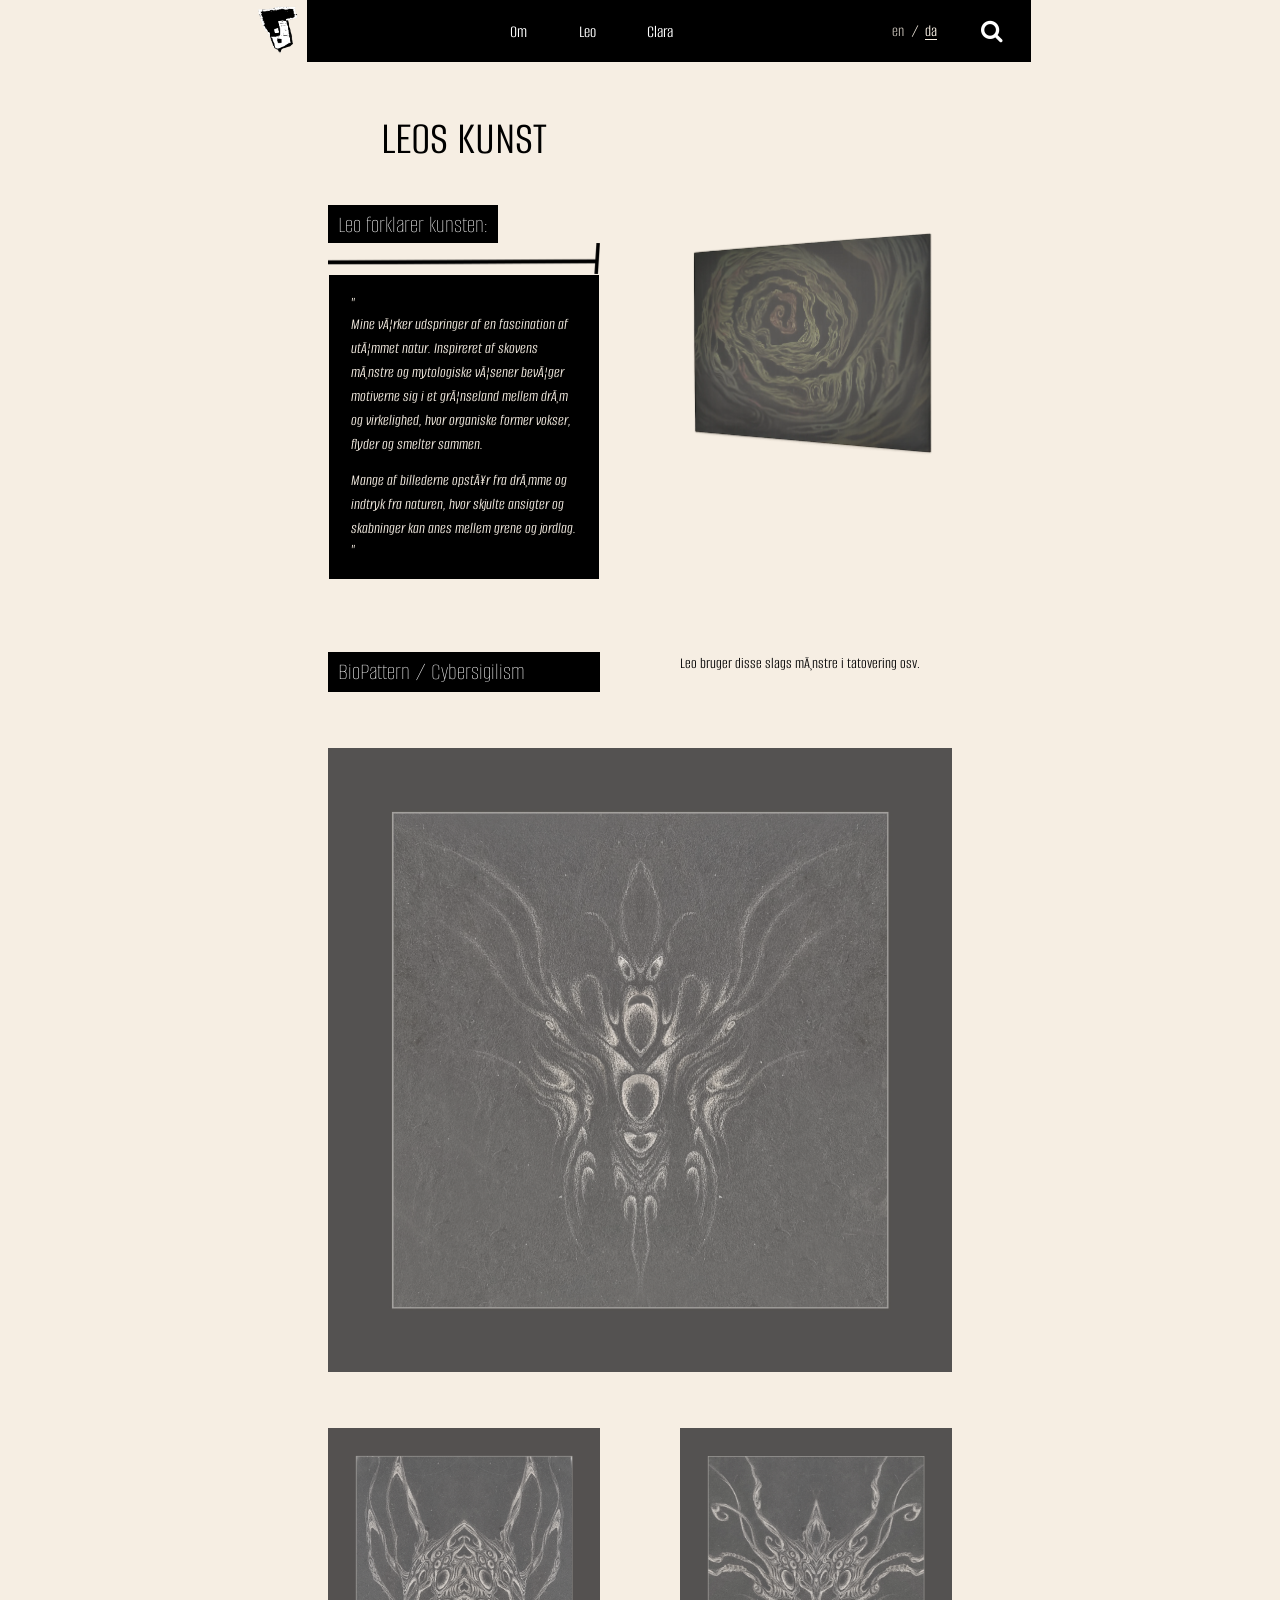
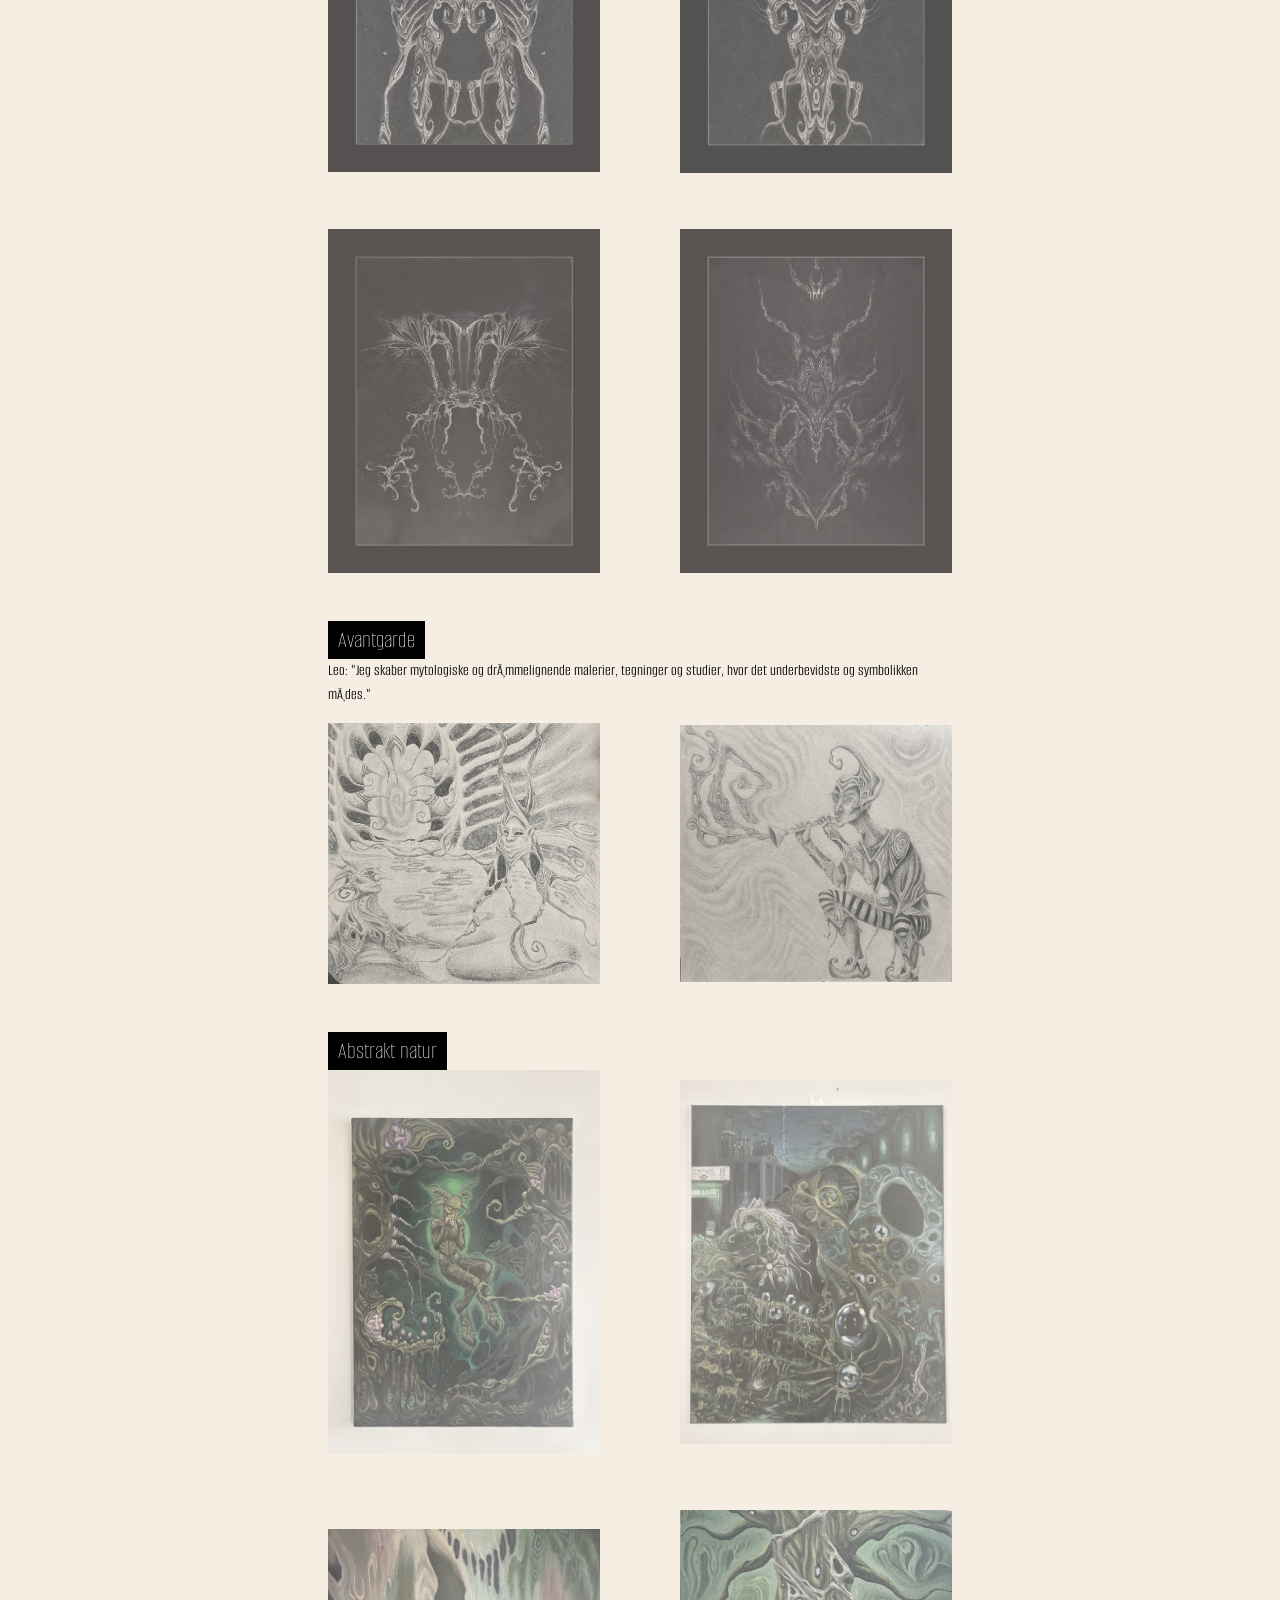
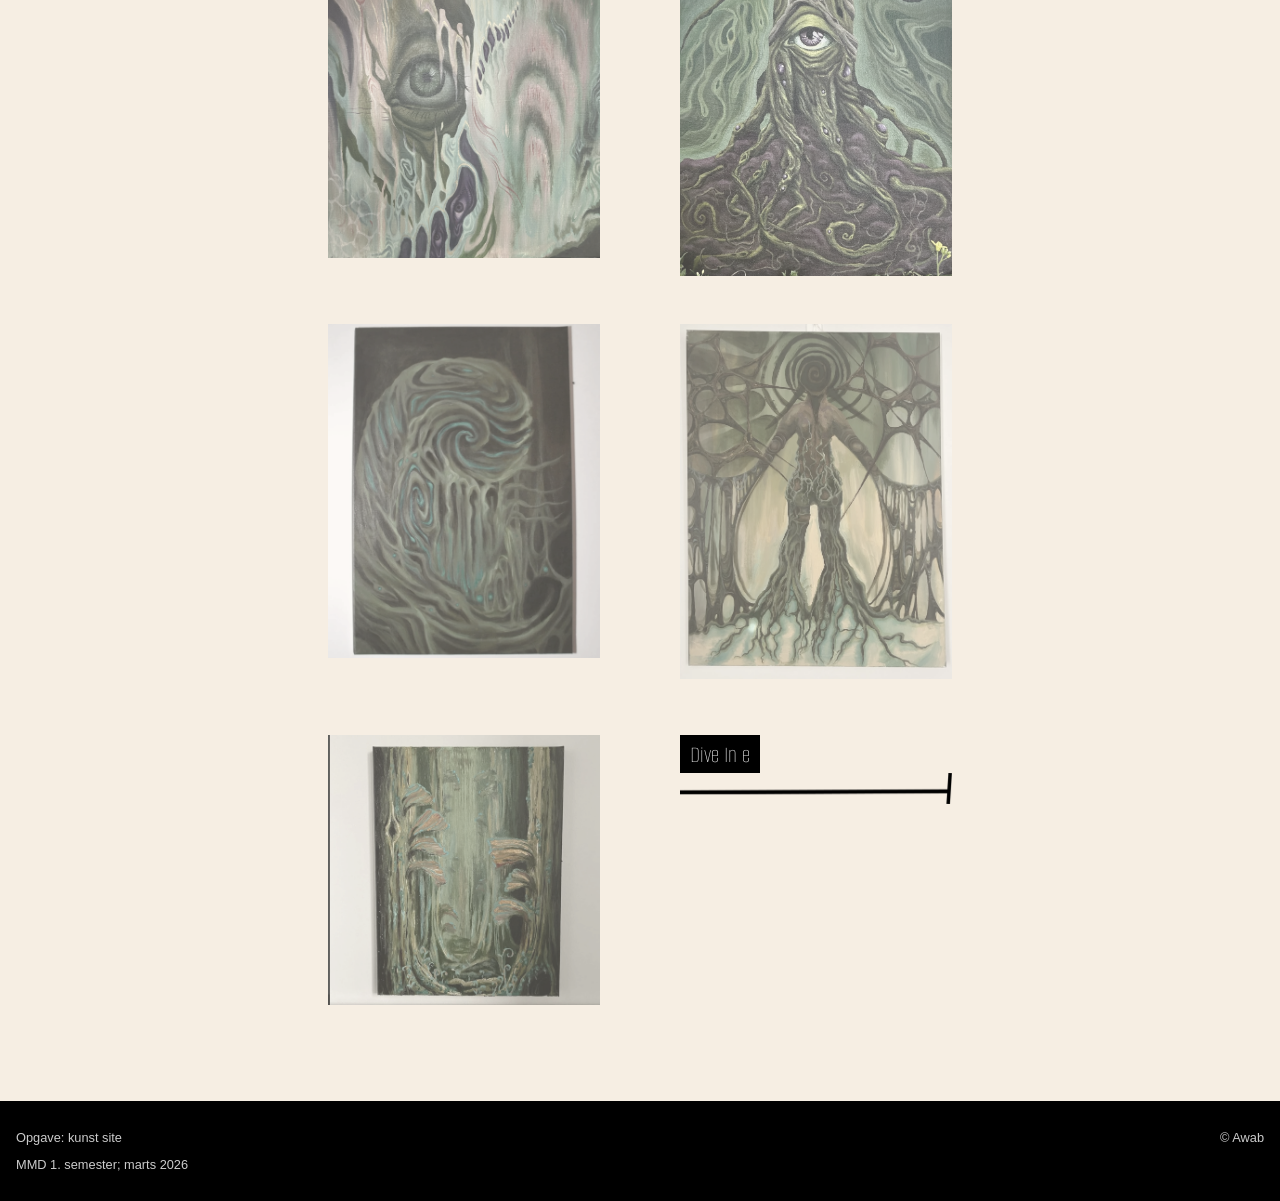
<file: da/leo.html>
﻿<!doctype html>
<html lang="da">
  <head>
    <meta name="robots" content="noindex" />
    <meta charset="UTF-8" />
    <meta http-equiv="X-UA-Compatible" content="IE=edge" />
    <meta name="viewport" content="width=device-width, initial-scale=1.0" />

    <!-- Load icon library -->
    <link rel="stylesheet" href="https://cdnjs.cloudflare.com/ajax/libs/font-awesome/4.7.0/css/font-awesome.min.css" />

    <link rel="stylesheet" href="../css/general.css" />
    <link rel="stylesheet" href="../css/gallery.css" />

    <link rel="icon" type="image/png" href="../img/favicon/npc_96p.webp" sizes="96x96" />
    <link rel="icon" type="image/svg+xml" href="../img/favicon/npc_fvcn_93.svg" />
    <link rel="shortcut icon" href="../img/favicon/favicon.ico" />
    <link rel="apple-touch-icon" sizes="180x180" href="../img/favicon/apple-touch-icon.webp" />
    <link rel="manifest" href="../img/favicon/site.webmanifest" />

    <title>Leos Kunst</title>
  </head>
  <!-- ___________________ -->
  <body>
    <header class="site_header">
      <div class="header_row">
        <nav class="desktop_nav">
          <a href="index.html" class="home_logo">
            <img src="../img/NPC_graf_cartoon.webp" alt="npc logo" />
          </a>

          <ul class="nav_links">
            <li><a href="about.html">Om</a></li>
            <li><a href="leo.html">Leo</a></li>
            <li><a href="clara.html">Clara</a></li>
          </ul>

          <!-- language switch -->
          <div class="lang_switch" role="group" aria-label="Language selector">
            <a href="../leo.html" lang="en">en</a>
            <span>/</span>
            <a href="leo.html" class="lang_active" lang="da">da</a>
          </div>

          <!--  -->

          <button class="header_search desktop_search" id="desktopSearchToggle" type="button" aria-label="Open search" aria-expanded="false">
            <i class="fa fa-search search_icon" aria-hidden="true"></i>
          </button>
        </nav>
      </div>

      <div class="header_search_panel" id="headerSearchPanel">
        <form class="header_search_form" id="headerSearchForm" role="search">
          <label class="sr_only" for="headerSearchInput">SÃ¸g</label>
          <input type="search" id="headerSearchInput" name="q" placeholder="SÃ¸g" autocomplete="off" aria-autocomplete="list" />
          <button type="submit" class="header_search_submit">SÃ¸g</button>
        </form>

        <div class="header_search_suggestions" id="headerSearchSuggestions"></div>
      </div>

      <nav class="mobile_nav">
        <div class="mobile_bar">
          <a href="index.html" class="mobile_logo">
            <img src="../img/NPC_graf_cartoon.webp" alt="npc logo" />
          </a>

          <button class="mobile_burger" id="mobileBurger" aria-label="Open menu" aria-expanded="false">
            <span></span>
            <span></span>
            <span></span>
          </button>

          <button class="header_search mobile_search" id="mobileSearchToggle" type="button" aria-label="Open search" aria-expanded="false">
            <i class="fa fa-search search_icon" aria-hidden="true"></i>
          </button>
        </div>

        <ul class="mobile_menu" id="mobileMenu">
          <li><a href="about.html">Om</a></li>
          <li><a href="leo.html">Leo</a></li>
          <li><a href="clara.html">Clara</a></li>

          <li class="mobile_lang_item">
            <div class="lang_switch" role="group" aria-label="Language selector">
              <a href="../leo.html" lang="en">en</a>
              <span>/</span>
              <a href="leo.html" class="lang_active" lang="da">da</a>
            </div>
          </li>
        </ul>
      </nav>
    </header>

    <main class="art_main">
      <div class="leo_page">
        <section class="grid-1-1">
          <figure>
            <img src="../img/leos_kunst/leo_top_art.webp" alt="leo_top_art" />
          </figure>

          <div class="order">
            <h1>LEOS KUNST</h1>

            <h2>Leo forklarer kunsten:</h2>

            <picture>
              <source media="(min-width: 768px)" srcset="../img/website_img/line_desktop.webp" />
              <img class="art_line" src="../img/website_img/line_mobile.webp" alt="" />
            </picture>

            <blockquote class="artist_quote">
              <p>
                Mine vÃ¦rker udspringer af en fascination af utÃ¦mmet natur. Inspireret af skovens mÃ¸nstre og mytologiske vÃ¦sener bevÃ¦ger motiverne sig i et grÃ¦nseland mellem drÃ¸m og virkelighed, hvor organiske former vokser, flyder og smelter sammen.
              </p>

              <p>Mange af billederne opstÃ¥r fra drÃ¸mme og indtryk fra naturen, hvor skjulte ansigter og skabninger kan anes mellem grene og jordlag.</p>
            </blockquote>
          </div>
        </section>

        <section class="grid-1-1">
          <h2>BioPattern / Cybersigilism</h2>

          <p class="tattooing">Leo bruger disse slags mÃ¸nstre i tatovering osv.</p>

          <figure class="span-2x1 top hover_art">
            <a href="../img/leos_kunst/0030B8DB-E822-40AB-A1D5-2105F745592E.webp" target="_blank" rel="noopener noreferrer">
              <img src="../img/leos_kunst/0030B8DB-E822-40AB-A1D5-2105F745592E.webp" alt="Leo artwork" />
            </a>
          </figure>

          <figure class="hover_art">
            <a href="../img/leos_kunst/6E0CC65E-8A26-4B68-86C2-D2BAD4069CE5.webp" target="_blank" rel="noopener noreferrer">
              <img src="../img/leos_kunst/6E0CC65E-8A26-4B68-86C2-D2BAD4069CE5.webp" alt="Leo artwork" />
            </a>
          </figure>

          <figure class="hover_art">
            <a href="../img/leos_kunst/99CC6CBD-8557-4085-BB2A-683AE4328D17.webp" target="_blank" rel="noopener noreferrer">
              <img src="../img/leos_kunst/99CC6CBD-8557-4085-BB2A-683AE4328D17.webp" alt="Leo artwork" />
            </a>
          </figure>

          <figure class="hover_art">
            <a href="../img/leos_kunst/7C3994F6-8AD5-423B-9823-D8CA8EA98E50.webp" target="_blank" rel="noopener noreferrer">
              <img src="../img/leos_kunst/7C3994F6-8AD5-423B-9823-D8CA8EA98E50.webp" alt="Leo artwork" />
            </a>
          </figure>

          <figure class="hover_art">
            <a href="../img/leos_kunst/5BCCE5C1-53EC-4913-B9DE-B64032059721.webp" target="_blank" rel="noopener noreferrer">
              <img src="../img/leos_kunst/5BCCE5C1-53EC-4913-B9DE-B64032059721.webp" alt="Leo artwork" />
            </a>
          </figure>
        </section>

        <section>
          <h2>Avantgarde</h2>
          <p>Leo: "Jeg skaber mytologiske og drÃ¸mmelignende malerier, tegninger og studier, hvor det underbevidste og symbolikken mÃ¸des."</p>

          <div class="grid-1-1">
            <figure class="hover_art">
              <a href="../img/leos_kunst/IMG_1129.webp" target="_blank" rel="noopener noreferrer">
                <img src="../img/leos_kunst/IMG_1129.webp" alt="Avantgarde artwork" />
              </a>
            </figure>

            <figure class="hover_art">
              <a href="../img/leos_kunst/IMG_1891.webp" target="_blank" rel="noopener noreferrer">
                <img src="../img/leos_kunst/IMG_1891.webp" alt="Avantgarde artwork" />
              </a>
            </figure>
          </div>
        </section>

        <section>
          <h2>Abstrakt natur</h2>

          <div class="grid-1-1">
            <figure class="hover_art">
              <a href="../img/leos_kunst/IMG_1951.webp" target="_blank" rel="noopener noreferrer">
                <img src="../img/leos_kunst/IMG_1951.webp" alt="Abstract nature artwork" />
              </a>
            </figure>

            <figure class="hover_art">
              <a href="../img/leos_kunst/IMG_6663.webp" target="_blank" rel="noopener noreferrer">
                <img src="../img/leos_kunst/IMG_6663.webp" alt="Abstract nature artwork" />
              </a>
            </figure>

            <figure class="hover_art">
              <a href="../img/leos_kunst/IMG_1945.webp" target="_blank" rel="noopener noreferrer">
                <img src="../img/leos_kunst/IMG_1945.webp" alt="Abstract nature artwork" />
              </a>
            </figure>

            <figure class="hover_art">
              <a href="../img/leos_kunst/IMG_3218.webp" target="_blank" rel="noopener noreferrer">
                <img src="../img/leos_kunst/IMG_3218.webp" alt="Abstract nature artwork" />
              </a>
            </figure>
          </div>
        </section>

        <section class="grid-1-1">
          <figure class="top hover_art">
            <a href="../img/leos_kunst/IMG_6662.webp" target="_blank" rel="noopener noreferrer">
              <img src="../img/leos_kunst/IMG_6662.webp" alt="Leo artwork" />
            </a>
          </figure>

          <div class="order">
            <h2>Dive In e</h2>

            <picture>
              <source media="(min-width: 768px)" srcset="../img/website_img/line_desktop.webp" />
              <img class="art_line" src="../img/website_img/line_mobile.webp" alt="" />
            </picture>
          </div>

          <figure class="hover_art">
            <a href="../img/leos_kunst/IMG_6661.webp" target="_blank" rel="noopener noreferrer">
              <img src="../img/leos_kunst/IMG_6661.webp" alt="Leo artwork" />
            </a>
          </figure>

          <figure class="hover_art">
            <a href="../img/leos_kunst/IMG_6665.webp" target="_blank" rel="noopener noreferrer">
              <img src="../img/leos_kunst/IMG_6665.webp" alt="Leo artwork" />
            </a>
          </figure>
        </section>
      </div>
    </main>

    <footer>
      <div>
        <p>Opgave: kunst site</p>
        <p>MMD 1. semester; marts 2026</p>
      </div>
      <div>
        <p>&copy; Awab</p>
      </div>
    </footer>

    <!-- new .js introduced. infused into html, instead of making it's own file -->
    <!-- shared javascript -->
    <script src="../js/mobile-menu.js" defer></script>
    <script src="../js/site-search.js" defer></script>
    <script src="../js/hover-art.js" defer></script>
  </body>
</html>
</file>
<file: css/general.css>
* {
  box-sizing: border-box;
  padding: 0;
  margin: 0;
}

:root {
  --beige: #f3efe9;
  --black: #000000;
}

/* font */
@font-face {
  font-family: "Alumni Sans";
  src: url("../fonts/AlumniSans-VariableFont_wght.woff") format("woff");
  font-style: normal;
  font-weight: 100 900;
  font-display: swap;
}

@font-face {
  font-family: "Alumni Sans";
  src: url("../fonts/AlumniSans-Italic-VariableFont_wght.woff") format("woff");
  font-style: italic;
  font-weight: 100 900;
  font-display: swap;
}
/*  */

body {
  min-height: 100vh;
  display: flex;
  flex-direction: column;
  background-color: var(--beige);
  font-family: "Alumni Sans", Arial, sans-serif;
}

/* new js aligned css stuff */

/* NAVIGATION */

.site_header {
  position: sticky;
  top: 0;
  z-index: 1000;
  background-color: var(--beige);
  width: 100%;
}

.desktop_nav {
  max-width: 720px;
  margin: 0 auto;
  display: flex;
  align-items: flex-start;
  gap: 1.4rem;
}

.mobile_nav {
  display: none;
}

.home_logo,
.mobile_logo {
  display: block;
  background: transparent;
  padding: 0;
  flex: 0 0 auto;
}

.home_logo img,
.mobile_logo img {
  display: block;
  width: 58px;
  height: auto;
}

.nav_links {
  list-style: none;
  margin: 0;
  padding: 0;
  background-color: var(--black);
  display: flex;
  justify-content: center;
  align-items: center;
  gap: 3.2rem;
  flex: 1;
  min-height: 62px;
  /* border-radius: 0.5em; */
}

.nav_links a,
.mobile_menu a {
  text-decoration: none;
  color: white;
  font-family: "Alumni Sans", Arial, sans-serif;
  font-size: 1.1rem;
}

/* language function */

.lang_switch {
  min-height: 62px;
  padding: 0 1rem;
  background-color: var(--black);
  display: flex;
  align-items: center;
  justify-content: center;
  gap: 0.4rem;
  flex: 0 0 auto;
}

.lang_switch a,
.lang_switch span {
  color: var(--beige);
  text-decoration: none;
  font-family: "Alumni Sans", Arial, sans-serif;
  font-size: 1.05rem;
  line-height: 1;
}

.lang_switch a {
  opacity: 0.75;
  transition: opacity 0.25s ease;
}

.lang_switch a:hover {
  opacity: 1;
}

.lang_switch .lang_active {
  opacity: 1;
  text-decoration: underline;
  text-underline-offset: 0.18em;
}

/*  */

/* MOBILE */

@media (max-width: 700px) {
  .desktop_nav {
    display: none;
  }

  .mobile_nav {
    display: block;
    position: relative;
    background-color: var(--beige);
    padding: 0.5rem;
    z-index: 1001;
  }

  body {
    padding-top: 0;
  }

  .mobile_bar {
    max-width: 340px;
    margin: 0 auto;
    display: flex;
    align-items: center;
    gap: 1rem;
    position: relative;
    z-index: 1002;
  }

  .mobile_logo img {
    width: 48px;
  }

  .mobile_burger {
    width: 170px;
    height: 64px;
    border: none;
    outline: none;
    box-shadow: none;
    background-color: var(--black);
    cursor: pointer;
    display: flex;
    flex-direction: column;
    justify-content: center;
    gap: 8px;
    padding: 0 22px;
  }

  .mobile_burger span {
    display: block;
    width: 42px;
    height: 4px;
    background-color: white;
  }

  .mobile_menu {
    display: none;
    list-style: none;
    width: 100%;
    max-width: 340px;
    margin: 0;
    padding: 1.5rem 0 1.5rem 1.5rem;
    background-color: var(--black);
    flex-direction: column;
    gap: 2rem;

    position: absolute;
    top: calc(0.5rem + 64px);
    left: 50%;
    transform: translateX(-50%);
    z-index: 1001;

    border: none;
    outline: none;
    box-shadow: none;
  }

  .mobile_menu_open {
    display: flex;
  }

  .mobile_menu .lang_switch {
    min-height: auto;
    padding: 0;
    background: transparent;
    justify-content: flex-start;
    gap: 0.35rem;
  }

  .mobile_menu .lang_switch a,
  .mobile_menu .lang_switch span {
    color: var(--beige);
    font-size: 1.1rem;
  }

  .mobile_lang_item {
    list-style: none;
  }
}

/* SEARCH BUTTON */
/* SEARCH BUTTON + EXPANDABLE SEARCH */

/* SEARCH */

.header_row {
  max-width: 782px;
  margin: 0 auto;
}

.desktop_nav {
  display: flex;
  align-items: stretch;
  max-width: 100%;
  margin: 0;
  gap: 0;
}

.home_logo {
  flex: 0 0 auto;
}

.nav_links {
  list-style: none;
  margin: 0;
  padding: 0;
  background-color: var(--black);
  display: flex;
  align-items: center;
  justify-content: center;
  gap: 3.2rem;
  flex: 1 1 auto;
  min-height: 62px;
}

.desktop_search {
  width: 78px;
  height: 62px;
  flex: 0 0 78px;
  background-color: var(--black);
  color: white;
  border: none;
  margin: 0;
  padding: 0;
}

.desktop_search .search_icon {
  color: white;
  font-size: 1.45rem;
}

.mobile_search {
  width: auto;
  height: 64px;
  flex: 0 0 auto;
  background: transparent;
  border: none;
  box-shadow: none;
  padding: 0 0.35rem;
}

.mobile_search .search_icon {
  color: var(--black);
  font-size: 1.55rem;
}

.header_search_panel {
  display: none;
  max-width: 782px;
  margin: 0 auto;
  padding: 0;
}

.header_search_panel.open {
  display: block;
}

.header_search_form {
  display: flex;
  align-items: stretch;
  width: 100%;
}

.header_search_form input[type="search"] {
  flex: 1;
  min-width: 0;
  height: 62px;
  border: none;
  outline: none;
  padding: 0 1rem;
  background-color: var(--black);
  color: white;
  font-family: "Alumni Sans", Arial, sans-serif;
  font-size: 1.05rem;
  appearance: none;
}

.header_search_form input[type="search"]::-webkit-search-cancel-button {
  -webkit-appearance: none;
  appearance: none;
  width: 1rem;
  height: 1rem;
  cursor: pointer;
  opacity: 1;
  background: linear-gradient(45deg, transparent 42%, white 42%, white 58%, transparent 58%), linear-gradient(-45deg, transparent 42%, white 42%, white 58%, transparent 58%);
  background-repeat: no-repeat;
  background-position: center;
  background-size: 100% 100%;
}

.header_search_submit {
  border: none;
  height: 62px;
  padding: 0 1.2rem;
  background-color: var(--black);
  color: white;
  font-family: "Alumni Sans", Arial, sans-serif;
  cursor: pointer;
}

.header_search_suggestions {
  display: none;
  background-color: var(--black);
  color: white;
  width: 100%;
}

.header_search_suggestions.open {
  display: block;
}

.header_search_suggestions button {
  display: block;
  width: 100%;
  border: none;
  background: transparent;
  color: white;
  text-align: left;
  padding: 0.85rem 1rem;
  font-family: "Alumni Sans", Arial, sans-serif;
  cursor: pointer;
}

.header_search_suggestions button:hover {
  background-color: rgba(255, 255, 255, 0.08);
}

.sr_only {
  position: absolute;
  width: 1px;
  height: 1px;
  padding: 0;
  margin: -1px;
  overflow: hidden;
  clip: rect(0, 0, 0, 0);
  white-space: nowrap;
  border: 0;
}

/* MOBILE */

@media (max-width: 700px) {
  .header_row {
    display: none;
  }

  .mobile_nav {
    display: block;
    position: relative;
    background-color: var(--beige);
    padding: 0.5rem;
    z-index: 1001;
  }

  .mobile_bar {
    max-width: 340px;
    margin: 0 auto;
    display: flex;
    align-items: center;
    gap: 1rem;
    position: relative;
    z-index: 1002;
  }

  .mobile_logo {
    flex: 0 0 auto;
  }

  .mobile_burger {
    flex: 1 1 auto;
  }

  .mobile_search {
    flex: 0 0 auto;
    width: 40px;
    height: 40px;
    background: transparent;
    border: none;
    box-shadow: none;
    padding: 0;
    margin: 0;
    display: inline-flex;
    align-items: center;
    justify-content: center;
  }

  .mobile_search .search_icon {
    color: var(--black);
    font-size: 1.55rem;
    line-height: 1;
  }

  .mobile_burger {
    flex: 1;
  }

  .header_search_panel {
    max-width: 340px;
    margin: 0.5rem auto 0;
  }

  .header_search_form input[type="search"],
  .header_search_submit {
    height: 56px;
  }
}

@media (min-width: 701px) {
  .mobile_nav {
    display: none;
  }
}

/* -------------- */

/* MAIN (edited) */

/* shared page width */
.container {
  max-width: 720px;
  margin: 0 auto;
}

.art_main {
  width: 100%;
  background-color: var(--beige);
}

/* ABOUT PAGE — MOBILE FIRST */
.hero {
  max-width: 420px;
  margin: 0 auto;
  padding: 1rem 1.4rem 3rem;
  display: grid;
  grid-template-columns: 1fr;
  gap: 0;
}

.hero_text {
  display: flex;
  flex-direction: column;
  align-items: flex-start;
}

.hero h1 {
  margin: 0 0 0.9rem 0;
  max-width: 10ch;
  color: #000;
  font-family: "Alumni Sans", Arial, sans-serif;
  font-size: clamp(2.2rem, 9vw, 3.4rem);
  line-height: 0.92;
  letter-spacing: 0.01em;
  text-align: left;
}

.hero_text picture {
  display: block;
  margin: 0 0 1.2rem 0;
}

.art_line {
  display: block;
  width: 100%;
  max-width: 205px;
  height: auto;
  margin: 0;
}

.art_text {
  width: 100%;
}

.art_text p {
  margin: 0 0 1.15rem 0;
  max-width: 19ch;
  color: #111;
  font-family: "Alumni Sans", Arial, sans-serif;
  font-size: 1rem;
  line-height: 1.58;
}

.hero_image {
  margin-top: 1.4rem;
}

.face_img {
  display: block;
  width: 100%;
  max-width: 275px;
  height: auto;
}

/* DESKTOP — MATCH prototype */

@media (min-width: 768px) {
  .hero {
    max-width: 720px;
    grid-template-columns: 355px 285px;
    column-gap: 0.8rem;
    align-items: start;
    padding: 3.1rem 0 3rem;
  }

  .hero_text {
    padding-top: 1.25rem;
  }

  .hero_text picture {
    order: 1;
    width: 382px;
    margin: 0 0 2.15rem 0;
  }

  .hero h1 {
    order: 2;
    max-width: none;
    margin: 0 0 1.35rem 0;
    font-size: 4.55rem;
    line-height: 0.9;
    letter-spacing: 0;
  }

  .art_text {
    order: 3;
    max-width: 315px;
  }

  .art_text p {
    max-width: 100%;
    font-size: 1rem;
    line-height: 1.5;
  }

  .art_line {
    width: 382px;
    max-width: none;
    margin: 0;
  }

  .hero_image {
    margin-top: 0.95rem;
    display: flex;
    justify-content: flex-start;
    align-items: flex-start;
  }

  .face_img {
    max-width: 308px;
  }
}

/* keep Leo page image helpers */
.leo_top_img {
  margin-top: 1.4rem;
}

.topsigil {
  display: block;
  width: 100%;
  max-width: 275px;
  height: auto;
}

/* GENERAL WEBSITE LAYOUT */

h1 {
  font-family: "Alumni Sans", Arial, sans-serif;
  font-size: 3rem;
  text-align: center;
  margin: 1.2em auto 0.8em;
  margin-top: 2rem;
  color: #000;
  font-weight: normal;
}

h2 {
  display: inline-block;
  padding: 0.18em 0.42em;
  background-color: #000;
  color: #fff;
  font-weight: lighter;
}

p {
  font-family: "Alumni Sans", Arial, sans-serif;
  margin: 1em auto;
}

figcaption {
  margin-top: 0.55rem;
  color: var(--black);
  font-size: inherit;
  font-style: italic;
  font-weight: 250;
  line-height: 1.3;
}

footer {
  display: flex;
  justify-content: space-between;
  flex-wrap: wrap;
  background-color: #000;
  height: max-content;
  margin: 1rem 0 0 0;
  margin-top: auto;
  padding: 1em;
}

footer p {
  color: #ccc;
  font-family: Arial, Helvetica, sans-serif;
  font-size: 0.8em;
  font-weight: 200;
}

footer a {
  color: #e1dede;
}

footer a:hover {
  color: #f5f4f4;
}

/* LEO PAGE CSS */

@media (min-width: 768px) {
  .leo_page .grid-1-1 {
    grid-template-columns: 1fr 1fr;
  }

  .leo_page .grid-1-1:first-of-type {
    align-items: center;
  }

  .leo_page .grid-1-1:first-of-type > .order {
    order: -1;
  }

  .leo_page > h1 {
    margin: 2rem auto 1.8rem;
  }
}

/* leo hover */

.hover_art img:hover {
  opacity: 1;
  filter: brightness(1) grayscale(0);
  transform: scale(1.06);
  transition: all 0.8s;
}

.hover_art.is-visible img {
  opacity: 1;
  filter: brightness(1) grayscale(0);
  transform: scale(1.06);
  transition: all 0.8s;
}

.leo_page img {
  display: block;
  width: 100%;
  height: auto;
}

.hover_art {
  overflow: hidden;
}

.hover_art img {
  opacity: 0.7;
  filter: brightness(1) grayscale(0.5) blur(0.1px);
  transition: all 0.7s;
}

/* ---------- */

.leo_page {
  max-width: 720px;
  margin: 0 auto;
  padding: 1rem 3em 3rem;
}

.leo_page section {
  margin-bottom: 3rem;
}

/* .leo_page */

.leo_page p {
  margin: 0 0 1rem 0;
  font-family: "Alumni Sans", Arial, sans-serif;
  line-height: 1.5;
  color: #111;
}

.leo_page figure {
  margin: 0;
}

.leo_page img {
  display: block;
  width: 100%;
  height: auto;
}

.grid-1-1 {
  display: grid;
  grid-template-columns: 1fr;
  gap: 2rem;
}

.order {
  order: 2;
}

.span-2x1 {
  grid-column: auto;
}

.top {
  align-self: start;
}

@media (min-width: 768px) {
  .grid-1-1 {
    grid-template-columns: 1fr 1fr;
  }

  .span-2x1 {
    grid-column: 1 / span 2;
  }

  .leo_page > section.grid-1-1:first-of-type > h2 {
    grid-column: 1;
    grid-row: 1;
    margin-bottom: 0;
  }

  .leo_page > section.grid-1-1:first-of-type > .tattooing {
    grid-column: 1;
    grid-row: 2;
    margin: 0;
  }
}
/* leo font change */

.leo_intro_heading {
  margin: 0 0 0.9rem 0;
  max-width: 10ch;
  color: #000;
  font-family: "Alumni Sans", Arial, sans-serif;
  font-size: clamp(2.2rem, 9vw, 3.4rem);
  line-height: 0.92;
  letter-spacing: 0.01em;
  text-align: left;
  font-weight: lighter;
}

@media (min-width: 768px) {
  .leo_intro_heading {
    max-width: none;
    margin: 0 0 1.35rem 0;
    font-size: 4.55rem;
    line-height: 0.9;
    letter-spacing: 0;
  }
}

/* ---------- */

/* CLARA PAGE */

.clara_page {
  max-width: 720px;
  margin: 0 auto;
  padding: 1rem 3em 3rem;
}

.clara_page section {
  margin-bottom: 3rem;
}

/* clara blockquote */
.artist_quote {
  margin: 0 0 1.5rem 0;
  padding: 1.2rem 1.4rem;
  background-color: var(--black);
  color: var(--beige);
  font-style: italic;
  border: 1px solid var(--beige);
}

.artist_quote p {
  margin: 0;
  color: var(--beige);
}

.artist_quote p + p {
  margin-top: 0.75rem;
}

.artist_quote::before,
.artist_quote::after {
  color: var(--beige);
}

.artist_quote::before {
  content: '"';
}

.artist_quote::after {
  content: '"';
}

/*  */

.clara_page figure {
  margin: 0;
}

.clara_page img {
  display: block;
  width: 100%;
  height: auto;
}

.grid-1-1 {
  display: grid;
  grid-template-columns: 1fr;
  gap: 2.5rem;
}

.order {
  order: 2;
}

.top {
  align-self: start;
}

.clara_intro {
  max-width: 420px;
  margin: 0 auto 3rem;
}

.clara_line_top,
.clara_line_middle,
.clara_line_bottom {
  display: block;
  margin: 1rem 0 2rem;
}

.clara_line_top .art_line,
.clara_line_middle .art_line,
.clara_line_bottom .art_line {
  max-width: 205px;
}

.clara_intro_grid .order {
  display: flex;
  flex-direction: column;
  gap: 0.35rem;
}

.clara_gallery_text {
  max-width: 480px;
  margin: 0 auto 2rem;
}

.clara_gallery_grid {
  max-width: 520px;
  margin: 0 auto;
}

.clara_line_bottom {
  margin-top: 3rem;
}

@media (min-width: 768px) {
  .clara_page {
    padding: 2rem 3em 3rem;
  }

  .grid-1-1 {
    grid-template-columns: 1fr 1fr;
    gap: 3.5rem 5rem;
  }

  .clara_intro {
    max-width: none;
  }

  .clara_intro_grid .order {
    max-width: 300px;
    justify-self: start;
    align-self: center;
  }

  .clara_line_top .art_line,
  .clara_line_middle .art_line,
  .clara_line_bottom .art_line {
    max-width: 100%;
  }

  .clara_gallery_grid {
    max-width: none;
  }
}

/* Leo page correction */
</file>
<file: css/gallery.css>
:root {
  --minsize: 200px;
  --beige: #f6eee3;
  --nav: black;
}

body {
  background-repeat: no-repeat;
  background-size: cover;
  background-position: center center;
  background-attachment: fixed;
  background-color: var(--beige);
}

body::before {
  content: "";
  position: fixed;
  top: 0;
  left: 0;
  width: 100%;
  height: 100%;
  background-color: rgba(255, 255, 255, 0.2);
  z-index: -1;
}

.gallery-item {
  background-color: #11111115;
  border: 1px solid #333;
  box-shadow: 2px 2px 3px rgba(86, 85, 85, 0.4);
  overflow: hidden;
}

.indexgrid {
  width: min(100% - 0.25rem, 1600px);
  margin: 0 auto;
}

.indexgrid .gallery-item {
  height: auto;
  background-color: transparent;
  border: none;
  box-shadow: none;
}

.indexgrid .gallery-item > .sekhmet_stack {
  display: block;
  width: 100%;
}

.indexgrid .sekhmet_base {
  display: block;
  width: 100%;
  height: auto;
  max-width: none;
  opacity: 1;
  filter: none;
  border: none;
}

.indexgrid .sekhmet_eyes {
  width: 100%;
  height: 100%;
  opacity: 1;
  filter: none;
  border: none;
}

.indexgrid .sekhmet_base:hover,
.indexgrid .sekhmet_eyes:hover {
  opacity: 1;
  filter: none;
  transition: none;
  scale: 1;
}

/* sekmet eyes animation */

.sekhmet_stack {
  position: relative;
  display: block;
  width: 100%;
  line-height: 0;
}

.sekhmet_base {
  display: block;
  width: 100%;
  height: auto;
}

.sekhmet_eyes {
  position: absolute;
  inset: 0;
  width: 100%;
  height: 100%;
  pointer-events: none;
  transform: translateY(0);
  transition: transform 0.18s ease;
}

/* top area = eyes look up */
body:has(.site_header:hover) .sekhmet_eyes,
body:has(header:hover) .sekhmet_eyes,
body:has(nav:hover) .sekhmet_eyes {
  transform: translateY(-4px);
}

/* over the Sekhmet image = default / center */
body:has(.sekhmet_stack:hover) .sekhmet_eyes {
  transform: translateY(0);
}

/* footer area = eyes look down */
body:has(footer:hover) .sekhmet_eyes {
  transform: translateY(4px);
}

/* ---- */

.gallery {
  display: grid;
  grid-template-columns: 1fr;
  grid-gap: 0;
  width: 100%;
  max-width: none;
  margin: 0 auto;
}

.gallery-item {
  height: calc(var(--minsize) * 0.6);
  box-shadow: 2px 2px 3px rgba(86, 85, 85, 0.4);
  border: 1px solid #333;
  overflow: hidden;
}

.gallery-item img {
  width: 100%;
  height: 100%;
  object-fit: cover;
  opacity: 0.7;
  filter: brightness(1) grayscale(0.5) blur(0.1px);
  transition: all 0.7s;
}

.gallery-item img:hover {
  opacity: 1;
  filter: brightness(1) grayscale(0);
  transition: all 0.8s;
  scale: 1.06;
}

@media (width <= 600px) {
  .gallery {
    margin: 0;
  }
  .gallery-item {
    height: calc(var(--minsize) * 1.55);
  }
}
</file>
